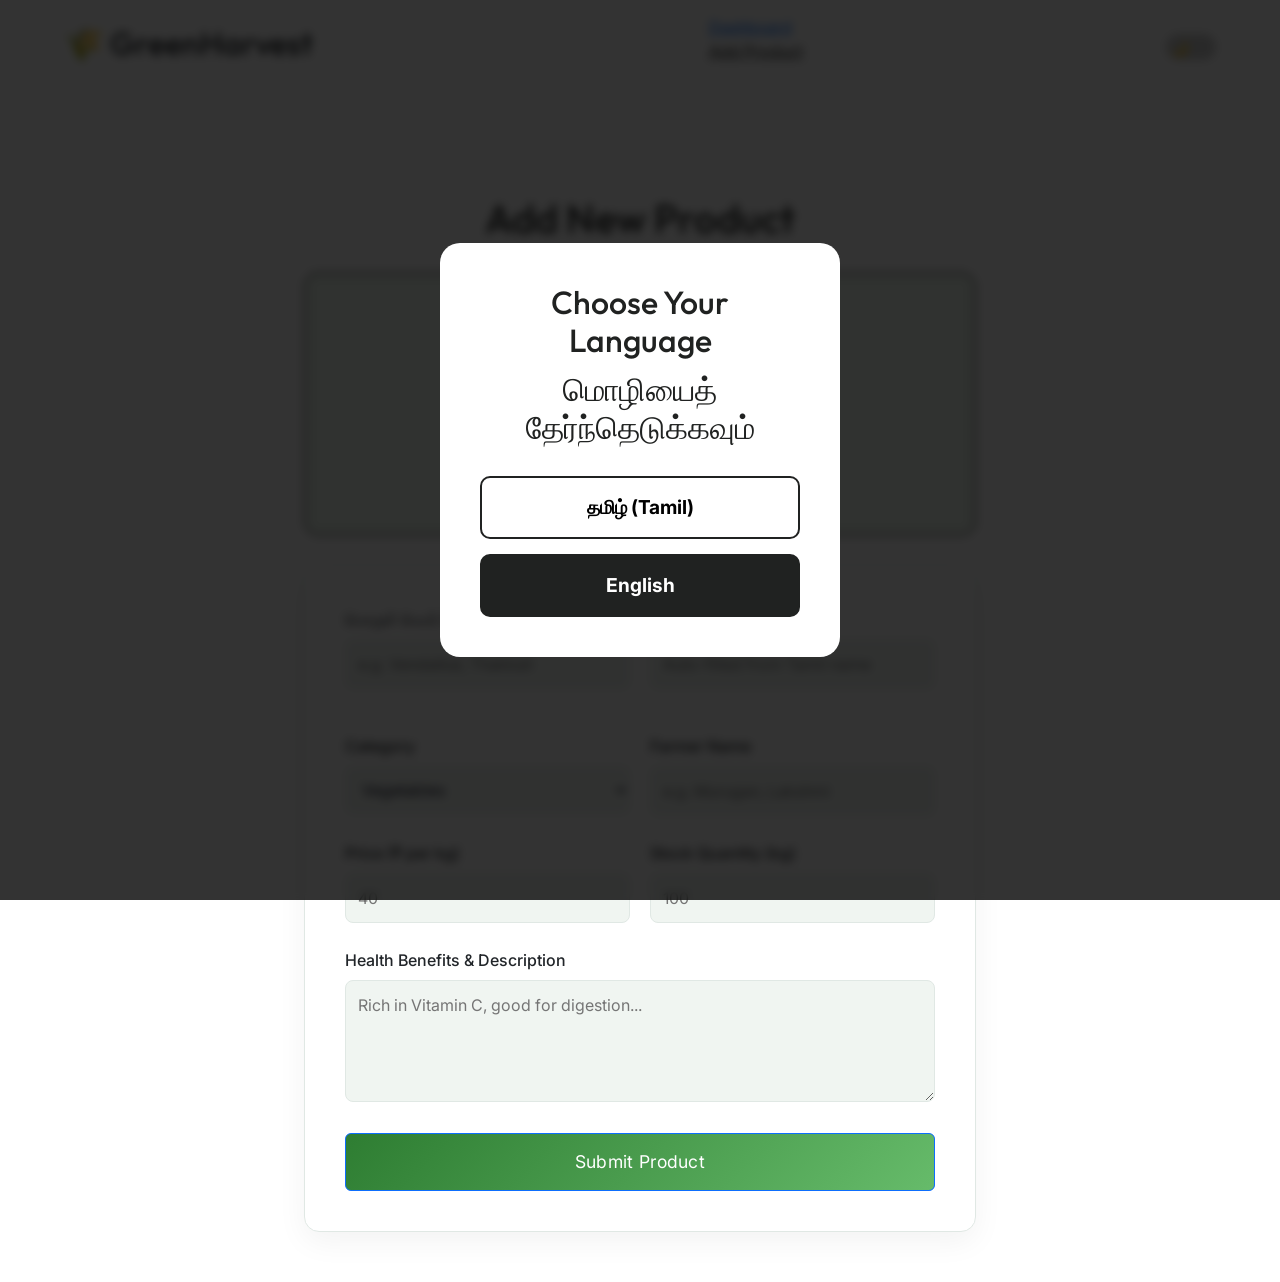
<file: vm/add-product.html>
<!DOCTYPE html>
<html lang="en">
<head>
  <meta charset="UTF-8">
  <meta name="viewport" content="width=device-width, initial-scale=1.0">
  <title>Add Product - GreenHarvest</title>
  <link rel="stylesheet" href="css/style.css">
  <link rel="stylesheet" href="css/animations.css">
  <link href="https://cdn.jsdelivr.net/npm/bootstrap@5.3.3/dist/css/bootstrap.min.css" rel="stylesheet">
  <style>
    .add-product-container { padding: 100px 5% 50px; max-width: 800px; margin: 0 auto; }
    .form-panel { background: var(--card-bg); padding: 40px; border-radius: 15px; border: 1px solid var(--border-color); box-shadow: 0 10px 30px rgba(0,0,0,0.05); }
    
    .form-group { margin-bottom: 25px; }
    .form-group label { display: block; margin-bottom: 8px; font-weight: 500; }
    .form-group input, .form-group select, .form-group textarea { width: 100%; padding: 12px; border: 1px solid var(--border-color); border-radius: 8px; background: var(--bg-color); color: var(--text-color); outline: none; transition: border-color 0.3s; font-size: 1rem; }
    .form-group input:focus, .form-group select:focus, .form-group textarea:focus { border-color: var(--primary-color); }
    
    .voice-add-box { background: rgba(76, 175, 80, 0.1); border: 2px dashed var(--primary-color); padding: 30px; text-align: center; border-radius: 15px; margin-bottom: 30px; }
    .mic-btn-large { background: var(--primary-color); color: white; border: none; width: 60px; height: 60px; border-radius: 50%; font-size: 1.5rem; cursor: pointer; margin-bottom: 15px; transition: transform 0.3s; }
    .mic-btn-large:hover { transform: scale(1.1); }
    .mic-active { background: #e53935; animation: mic-pulse 1s infinite; box-shadow: 0 0 0 0 rgba(229,57,53,0.7); }
    @keyframes mic-pulse {
      0% { transform: scale(1); box-shadow: 0 0 0 0 rgba(229,57,53,0.7); }
      50% { transform: scale(1.08); box-shadow: 0 0 0 15px rgba(229,57,53,0); }
      100% { transform: scale(1); box-shadow: 0 0 0 0 rgba(229,57,53,0); }
    }

    .bilingual-preview {
      background: rgba(46,125,50,0.08);
      border: 1px solid rgba(46,125,50,0.2);
      border-radius: 10px;
      padding: 15px 20px;
      margin-top: 10px;
      display: none;
    }
    .bilingual-preview .lang-row {
      display: flex;
      align-items: center;
      gap: 10px;
      margin-bottom: 6px;
    }
    .bilingual-preview .lang-row:last-child { margin-bottom: 0; }
    .bilingual-preview .lang-badge {
      display: inline-block;
      padding: 2px 10px;
      border-radius: 20px;
      font-size: 0.75rem;
      font-weight: 700;
      text-transform: uppercase;
      letter-spacing: 0.5px;
    }
    .lang-badge.tamil { background: #fff3e0; color: #e65100; }
    .lang-badge.english { background: #e3f2fd; color: #1565c0; }
    .bilingual-preview .lang-name {
      font-weight: 600;
      font-size: 1.05rem;
    }
  </style>
</head>
<body>

  <!-- Navbar -->
  <nav class="navbar glass">
    <div class="nav-brand"><h2>🌾 GreenHarvest</h2></div>
    <ul class="nav-links">
      <li><a href="farmer-dashboard.html">Dashboard</a></li>
      <li><a href="add-product.html" style="color:var(--primary-color)">Add Product</a></li>
    </ul>
    <div class="nav-actions">
      <label class="switch"><input type="checkbox" id="theme-toggle"><span class="slider">🌙</span></label>
    </div>
  </nav>

  <div class="add-product-container animate-fade-in">
    <h1 style="margin-bottom: 30px; text-align: center; color: var(--primary-color)">Add New Product</h1>

    <div class="voice-add-box">
      <button class="mic-btn-large" id="voiceAddBtn" title="Use Voice Recognition">🎤</button>
      <h3 style="margin-bottom:10px">Voice Recognition</h3>
      <p style="color: var(--text-light); font-size: 0.9rem;">
        Click the microphone and say: <br>
        <i>"Add Vendaikai price 40 stock 50"</i><br>
        <small>or simply: <i>"Vendaikai 40 50"</i> — Tamil names auto-translate!</small>
      </p>
      <div id="voiceStatus" style="margin-top:15px; padding:10px; border-radius:8px; font-weight:500; display:none;"></div>
    </div>

    <div class="form-panel">
      <form id="productForm">
        <div style="display: grid; grid-template-columns: 1fr 1fr; gap: 20px;">
          <div class="form-group">
            <label>பொருள் பெயர் (Tamil Name)</label>
            <input type="text" id="prodNameTamil" required placeholder="e.g. Vendaikai, Thakkali">
          </div>
          <div class="form-group">
            <label>Product Name (English)</label>
            <input type="text" id="prodNameEnglish" placeholder="Auto-filled from Tamil name">
          </div>
        </div>

        <!-- Bilingual Preview -->
        <div class="bilingual-preview" id="bilingualPreview">
          <div class="lang-row">
            <span class="lang-badge tamil">தமிழ்</span>
            <span class="lang-name" id="previewTamil"></span>
          </div>
          <div class="lang-row">
            <span class="lang-badge english">ENG</span>
            <span class="lang-name" id="previewEnglish"></span>
          </div>
        </div>

        <div style="display: grid; grid-template-columns: 1fr 1fr; gap: 20px; margin-top: 20px;">
          <div class="form-group">
            <label>Category</label>
            <select id="prodCategory" required>
              <option value="vegetables">Vegetables</option>
              <option value="fruits">Fruits</option>
              <option value="leafygreens">Leafy Greens</option>
            </select>
          </div>
          <div class="form-group">
            <label>Farmer Name</label>
            <input type="text" id="prodFarmer" placeholder="e.g. Murugan, Lakshmi">
          </div>
        </div>

        <div style="display: grid; grid-template-columns: 1fr 1fr; gap: 20px;">
          <div class="form-group">
            <label>Price (₹ per kg)</label>
            <input type="number" id="prodPrice" required placeholder="40">
          </div>
          <div class="form-group">
            <label>Stock Quantity (kg)</label>
            <input type="number" id="prodStock" required placeholder="100">
          </div>
        </div>

        <div class="form-group">
          <label>Health Benefits & Description</label>
          <textarea id="prodDesc" rows="4" placeholder="Rich in Vitamin C, good for digestion..."></textarea>
        </div>

        <button type="submit" class="btn btn-primary" style="width: 100%; padding: 15px; font-size: 1.1rem;">Submit Product</button>
      </form>
    </div>
  </div>

  <script src="js/darkmode.js"></script>
  <script src="js/script.js"></script>
  <script src="js/tamil-dictionary.js?v=2"></script>
  <script>
    document.addEventListener('DOMContentLoaded', () => {
      const voiceBtn = document.getElementById('voiceAddBtn');
      const prodNameTamil = document.getElementById('prodNameTamil');
      const prodNameEnglish = document.getElementById('prodNameEnglish');
      const prodPrice = document.getElementById('prodPrice');
      const prodStock = document.getElementById('prodStock');
      const voiceStatus = document.getElementById('voiceStatus');
      const bilingualPreview = document.getElementById('bilingualPreview');
      const previewTamil = document.getElementById('previewTamil');
      const previewEnglish = document.getElementById('previewEnglish');

      // ── Auto-translate on Tamil name input (only if English is empty) ──
      prodNameTamil.addEventListener('input', () => {
        const val = prodNameTamil.value.trim();
        if (val.length > 1) {
          const bilingual = getBilingualName(val);
          if (!prodNameEnglish.value.trim() || prodNameEnglish.dataset.autoFilled === "true") {
            prodNameEnglish.value = bilingual.english;
            prodNameEnglish.dataset.autoFilled = "true";
          }
          previewTamil.textContent = bilingual.tamil;
          previewEnglish.textContent = prodNameEnglish.value || bilingual.english;
          bilingualPreview.style.display = 'block';
        } else {
          bilingualPreview.style.display = 'none';
          if (prodNameEnglish.dataset.autoFilled === "true") {
            prodNameEnglish.value = '';
          }
        }
      });

      // Clear the autoFilled flag if user manually types in English field
      prodNameEnglish.addEventListener('input', () => {
        prodNameEnglish.dataset.autoFilled = "false";
        const val = prodNameEnglish.value.trim();
        
        // Also translate if Tamil name is empty
        if (val.length > 1 && !prodNameTamil.value.trim()) {
          const bilingual = getBilingualName(val);
          prodNameTamil.value = bilingual.tamil;
          previewTamil.textContent = bilingual.tamil;
          previewEnglish.textContent = bilingual.english;
          bilingualPreview.style.display = 'block';
        } else if (val.length > 1 || prodNameTamil.value.trim().length > 1) {
          previewEnglish.textContent = val;
        }
      });

      // ── Helper: show status messages ──
      function showStatus(msg, color) {
        voiceStatus.style.display = 'block';
        voiceStatus.style.background = color === 'green'
          ? 'rgba(76,175,80,0.15)' : color === 'red'
          ? 'rgba(244,67,54,0.12)' : 'rgba(33,150,243,0.12)';
        voiceStatus.style.color = color === 'green'
          ? '#2e7d32' : color === 'red'
          ? '#c62828' : '#1565c0';
        voiceStatus.textContent = msg;
      }

      // ── Detect Speech API ──
      const SpeechAPI = window.SpeechRecognition || window.webkitSpeechRecognition;

      if (!SpeechAPI) {
        voiceBtn.style.display = 'none';
        showStatus('⚠️ Your browser does not support Speech Recognition. Please use Chrome or Edge.', 'red');
      } else {
        const recognition = new SpeechAPI();
        recognition.lang = 'en-IN'; // Indian English handles Tanglish words much better
        recognition.continuous = false;
        recognition.interimResults = true;
        recognition.maxAlternatives = 1;

        let isListening = false;

        voiceBtn.addEventListener('click', (e) => {
          e.preventDefault();
          if (isListening) {
            recognition.stop();
            return;
          }
          try {
            recognition.start();
            isListening = true;
            voiceBtn.classList.add('mic-active');
            showStatus('🎙️ Listening… speak now', 'blue');
          } catch (err) {
            showStatus('⚠️ Could not start microphone: ' + err.message, 'red');
          }
        });

        recognition.onresult = (event) => {
          let interimTranscript = '';
          let finalTranscript = '';

          for (let i = event.resultIndex; i < event.results.length; i++) {
            const t = event.results[i][0].transcript;
            if (event.results[i].isFinal) {
              finalTranscript += t;
            } else {
              interimTranscript += t;
            }
          }

          if (interimTranscript) {
            showStatus('🎙️ Hearing: "' + interimTranscript + '"', 'blue');
          }

          if (finalTranscript) {
            const raw = finalTranscript;
            const text = raw.toLowerCase().trim();
            console.log('Voice final transcript:', raw);

            let name = '';
            let price = '';
            let stock = '';

            // Strategy 1: "add <name> price <num> stock <num>"
            let m;
            m = text.match(/(?:add\s+)?(.*?)\s*(?:price|rate|cost)\s*[:\-]?\s*(\d+)\s*(?:rupees?|rs\.?|₹)?\s*(?:stock|quantity|qty|kg)?\s*[:\-]?\s*(\d+)/i);
            if (m) { name = m[1]; price = m[2]; stock = m[3]; }

            if (!name) {
              m = text.match(/(?:add\s+)?(.*?)\s+(\d+)\s*(?:rupees?|rs\.?|₹)?\s*,?\s*(\d+)\s*(?:kg|stock|quantity)?/i);
              if (m) { name = m[1]; price = m[2]; stock = m[3]; }
            }

            if (!name) {
              m = text.match(/(?:add\s+)?(.*?)\s*(?:price|rate|cost)\s*[:\-]?\s*(\d+)/i);
              if (m) { name = m[1]; price = m[2]; }
            }

            if (!name) {
              m = text.match(/(?:add\s+)?([a-z ]+?)\s+(\d+)\s+(\d+)/i);
              if (m) { name = m[1]; price = m[2]; stock = m[3]; }
            }

            if (!name) {
              m = text.match(/(?:add\s+)?([a-z ]+?)\s+(\d+)/i);
              if (m) { name = m[1]; price = m[2]; }
            }

            if (!name) {
              m = text.match(/(?:add\s+)?([a-z ]+)/i);
              if (m) { name = m[1]; }
            }

            name = name.replace(/\b(price|rate|cost|stock|quantity|qty|rupees?|rs|kg|add)\b/gi, '').trim();

            let filled = [];
            if (name) {
              const bilingual = getBilingualName(name);
              prodNameTamil.value = bilingual.tamil;
              prodNameEnglish.value = bilingual.english;
              previewTamil.textContent = bilingual.tamil;
              previewEnglish.textContent = bilingual.english;
              bilingualPreview.style.display = 'block';
              filled.push('Tamil: ' + bilingual.tamil + ' / English: ' + bilingual.english);
            }
            if (price) {
              prodPrice.value = price;
              filled.push('Price: ₹' + price);
            }
            if (stock) {
              prodStock.value = stock;
              filled.push('Stock: ' + stock + ' kg');
            }

            if (filled.length > 0) {
              showStatus('✅ Filled — ' + filled.join(', '), 'green');
            } else {
              showStatus('⚠️ Could not parse: "' + raw + '". Try: "Vendaikai price 40 stock 50"', 'red');
            }
          }
        };

        recognition.onerror = (event) => {
          isListening = false;
          voiceBtn.classList.remove('mic-active');
          switch (event.error) {
            case 'not-allowed':
            case 'service-not-allowed':
              if (location.protocol === 'file:') {
                showStatus('🚫 Microphone blocked — file:// URLs cannot use the mic. Use VS Code Live Server extension.', 'red');
              } else {
                showStatus('🚫 Microphone permission denied. Allow mic access in your browser.', 'red');
              }
              break;
            case 'no-speech':
              showStatus('🔇 No speech detected. Click the mic and speak clearly.', 'red');
              break;
            case 'network':
              showStatus('🌐 Network error — check your internet connection.', 'red');
              break;
            default:
              showStatus('⚠️ Voice error: ' + event.error, 'red');
          }
        };

        recognition.onend = () => {
          isListening = false;
          voiceBtn.classList.remove('mic-active');
        };
      }

      // ── Form submit handler — saves to localStorage with bilingual names & images ──
      document.getElementById('productForm').addEventListener('submit', async (e) => {
        e.preventDefault();

        const inputTamil = prodNameTamil.value.trim();
        const bilingual = getBilingualName(inputTamil);
        // If the user typed phonetically ("perichaipalam"), upgrade it to real Tamil script if matched
        const finalTamil = (inputTamil.toLowerCase() === inputTamil && bilingual.tamil !== inputTamil) 
                           ? bilingual.tamil 
                           : inputTamil.charAt(0).toUpperCase() + inputTamil.slice(1);
        
        const finalEnglish = prodNameEnglish.value.trim() || bilingual.english;

        let products = JSON.parse(localStorage.getItem('farmer_products')) || [];

        // Duplicate check
        const isDuplicate = products.some(p => p.nameEnglish.toLowerCase() === finalEnglish.toLowerCase() || p.nameTamil === finalTamil);
        if (isDuplicate) {
          alert('⚠️ This product (' + finalEnglish + ' / ' + finalTamil + ') already exists in the inventory! View it in the dashboard.');
          window.location.href = 'farmer-dashboard.html';
          return; // Stop execution
        }

        let imageUrl = '';
        
        // Fetch image from Wikipedia (simulate online download)
        try {
          const wikiSearch = finalEnglish.split(' (')[0].trim(); // e.g. "Ladies Finger (Okra)" -> "Ladies Finger"
          const res = await fetch(`https://en.wikipedia.org/w/api.php?action=query&titles=${encodeURIComponent(wikiSearch)}&prop=pageimages&format=json&pithumbsize=400&origin=*`);
          const data = await res.json();
          const pages = data.query.pages;
          const pageId = Object.keys(pages)[0];
          
          if (pageId !== "-1" && pages[pageId].thumbnail) {
            const foundImage = pages[pageId].thumbnail.source;
            const useImage = confirm(`We found an online image for ${finalEnglish}. Do you want to download and use this image?\n\n(Click OK to use, Cancel to skip)`);
            if (useImage) {
              imageUrl = foundImage;
            }
          } else {
            // Fallback generic search if exact match fails
            const fallbackSearch = document.getElementById('prodCategory').value;
            const fbRes = await fetch(`https://en.wikipedia.org/w/api.php?action=query&titles=${encodeURIComponent(fallbackSearch)}&prop=pageimages&format=json&pithumbsize=400&origin=*`);
            const fbData = await fbRes.json();
            const fbPages = fbData.query.pages;
            const fbPageId = Object.keys(fbPages)[0];
            if (fbPageId !== "-1" && fbPages[fbPageId].thumbnail) {
              const useFallback = confirm(`Could not find specific image for ${finalEnglish}. Use generic ${fallbackSearch} image instead?`);
              if (useFallback) imageUrl = fbPages[fbPageId].thumbnail.source;
            }
          }
        } catch (err) {
          console.error("Image fetch failed", err);
        }

        const newProd = {
          id: 'farmer_' + Date.now(),
          nameTamil: finalTamil,
          nameEnglish: finalEnglish,
          name: finalEnglish,  // backward compat
          category: document.getElementById('prodCategory').value,
          farmer: document.getElementById('prodFarmer').value || 'Local Farmer',
          price: document.getElementById('prodPrice').value,
          stock: document.getElementById('prodStock').value,
          description: document.getElementById('prodDesc').value,
          imageUrl: imageUrl, // Stored image
          addedAt: new Date().toISOString()
        };

       products.push(newProd);
localStorage.setItem('farmer_products', JSON.stringify(products));

window.location.replace('farmer-dashboard.html');
      });
    });
  </script>
  <script>
// ==========================
// LOAD USER PROFILE
// ==========================
function loadUser() {
  const user = JSON.parse(localStorage.getItem("user"));

  if (!user) return;

  const nameEls = document.querySelectorAll("#farmerName");
  const emailEl = document.getElementById("farmerEmail");
  const phoneEl = document.getElementById("farmerPhone");

  nameEls.forEach(el => {
    el.textContent = "👨‍🌾 " + (user.name || "");
  });

  if (emailEl) emailEl.textContent = user.email || "";
  if (phoneEl) phoneEl.textContent = user.phone || "";
}

// ==========================
// RENDER INVENTORY
// ==========================
function renderInventory() {
  const tbody = document.getElementById("inventoryBody");

  if (!tbody) {
    console.error("inventoryBody not found");
    return;
  }

  const products =
    JSON.parse(localStorage.getItem("farmer_products")) || [];

  console.log("Loaded Products:", products);

  // Update Total Products card
  const statValues = document.querySelectorAll(".stat-value");
  if (statValues.length > 0) {
    statValues[0].textContent = products.length;
  }

  // Empty state
  if (products.length === 0) {
    tbody.innerHTML = `
      <tr>
        <td colspan="7" style="text-align:center;padding:30px;">
          No products added yet.
          <br><br>
          <a href="add-product.html"
             style="color:#4caf50;font-weight:bold;">
             ➕ Add Product
          </a>
        </td>
      </tr>
    `;
    return;
  }

  // Render products
  tbody.innerHTML = "";

  products.forEach((p, index) => {
    const row = document.createElement("tr");

    row.innerHTML = `
      <td>
        <strong style="color:#e65100">
          ${p.nameTamil || "-"}
        </strong>
      </td>

      <td>
        <strong>
          ${p.nameEnglish || p.name || "-"}
        </strong>
      </td>

      <td>
        ${p.category || "-"}
      </td>

      <td>
        👨‍🌾 ${p.farmer || "Local Farmer"}
      </td>

      <td>
        ₹${p.price || 0}/kg
      </td>

      <td>
        ${p.stock || 0} kg
      </td>

      <td>
        <button
          onclick="deleteProduct(${index})"
          style="
            background:#ef5350;
            color:white;
            border:none;
            padding:8px 12px;
            border-radius:6px;
            cursor:pointer;
          ">
          🗑 Delete
        </button>
      </td>
    `;

    tbody.appendChild(row);
  });
}

// ==========================
// DELETE PRODUCT
// ==========================
function deleteProduct(index) {
  const confirmDelete = confirm(
    "Are you sure you want to delete this product?"
  );

  if (!confirmDelete) return;

  let products =
    JSON.parse(localStorage.getItem("farmer_products")) || [];

  products.splice(index, 1);

  localStorage.setItem(
    "farmer_products",
    JSON.stringify(products)
  );

  renderInventory();
}

// ==========================
// LOGOUT
// ==========================
function logout() {
  localStorage.removeItem("user");
  window.location.href = "index.html";
}

// ==========================
// PAGE LOAD
// ==========================
document.addEventListener("DOMContentLoaded", () => {
  loadUser();
  renderInventory();
});

// ==========================
// AUTO REFRESH
// ==========================
window.addEventListener("pageshow", () => {
  renderInventory();
});

window.addEventListener("storage", () => {
  renderInventory();
});
function getProductsByCategory(category) {
  const products = JSON.parse(localStorage.getItem("farmer_products")) || [];

  return products.filter(
    p => p.category &&
    p.category.toLowerCase() === category.toLowerCase()
  );
}
const newProd = {
  id: 'farmer_' + Date.now(),
  nameTamil: finalTamil,
  nameEnglish: finalEnglish,
  category: document.getElementById('prodCategory').value,
  farmer: document.getElementById('prodFarmer').value,
  price: document.getElementById('prodPrice').value,
  stock: document.getElementById('prodStock').value,
  description: document.getElementById('prodDesc').value,
  imageUrl: imageUrl
};
</script>
  <script src="js/translations.js"></script>
  <script src="js/i18n.js"></script>
</body>
</html>
</file>
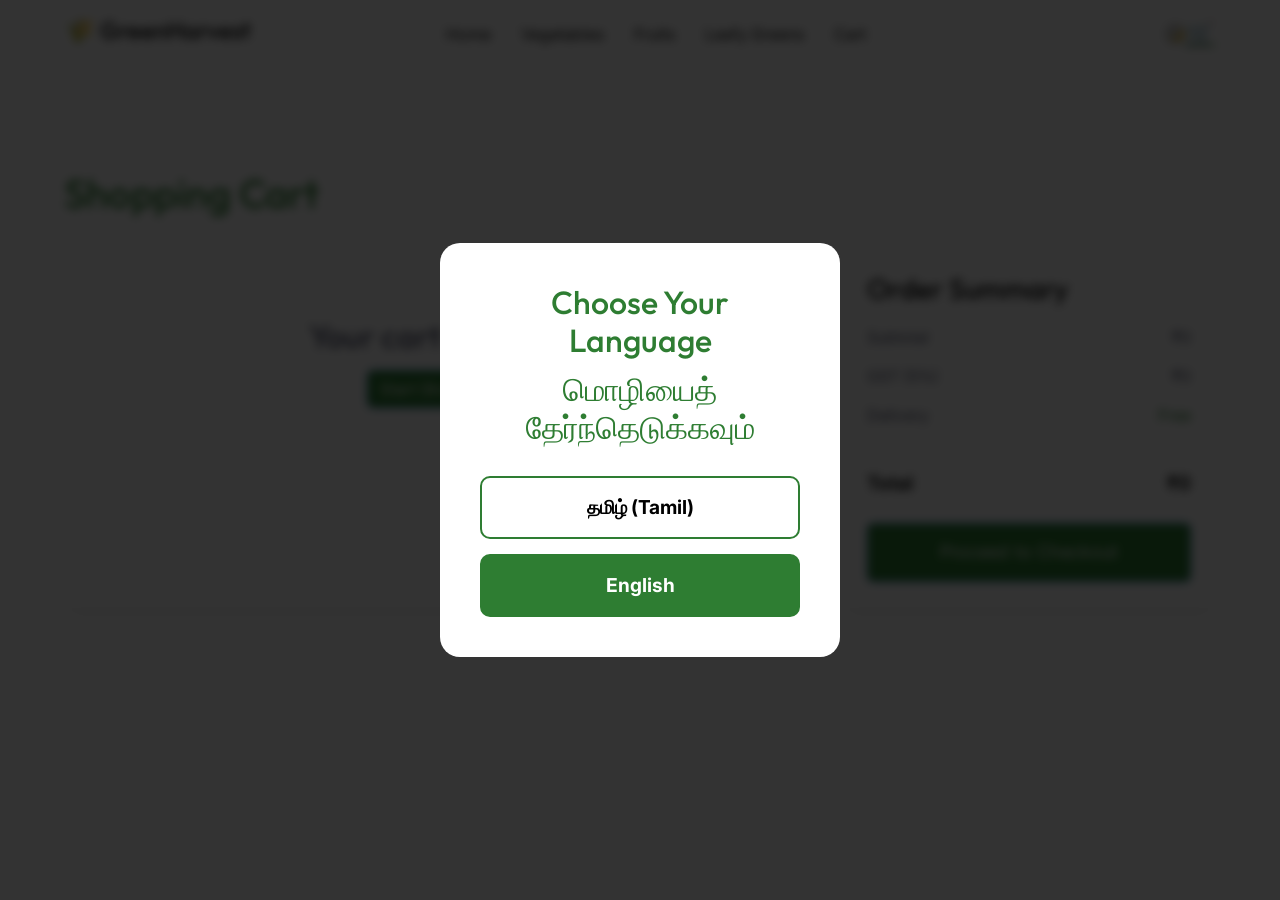
<file: vm/cart.html>
<!DOCTYPE html>
<html lang="en">
<head>
  <meta charset="UTF-8">
  <meta name="viewport" content="width=device-width, initial-scale=1.0">
  <title>Your Cart - GreenHarvest</title>
  <link rel="stylesheet" href="css/style.css">
  <link rel="stylesheet" href="css/animations.css">
  <link href="https://cdn.jsdelivr.net/npm/bootstrap@5.3.3/dist/css/bootstrap.min.css" rel="stylesheet">
  <style>
    .cart-container { padding: 100px 5% 50px; min-height: 80vh; }
    .cart-grid { display: grid; grid-template-columns: 2fr 1fr; gap: 30px; }
    
    .cart-items { background: var(--card-bg); border-radius: 15px; padding: 20px; box-shadow: 0 5px 15px rgba(0,0,0,0.05); }
    .cart-item { display: flex; align-items: center; justify-content: space-between; padding: 15px 0; border-bottom: 1px solid var(--border-color); }
    .cart-item:last-child { border-bottom: none; }
    
    .cart-item-info { display: flex; align-items: center; gap: 15px; }
    .cart-item-img { width: 80px; height: 80px; border-radius: 10px; object-fit: cover; background: #eee; }
    
    .qty-control { display: flex; align-items: center; border: 1px solid var(--border-color); border-radius: 8px; overflow: hidden; }
    .qty-control button { background: var(--bg-color); border: none; width: 30px; height: 35px; cursor: pointer; color: var(--text-color); }
    .qty-control input { width: 40px; height: 35px; text-align: center; border: none; background: transparent; color: var(--text-color); }
    
    .remove-btn { color: red; cursor: pointer; border: none; background: transparent; font-weight: bold; }
    
    .cart-summary { background: var(--card-bg); border-radius: 15px; padding: 25px; box-shadow: 0 5px 15px rgba(0,0,0,0.05); height: fit-content; position: sticky; top: 100px; }
    .summary-row { display: flex; justify-content: space-between; margin-bottom: 15px; color: var(--text-light); }
    .summary-total { display: flex; justify-content: space-between; margin-top: 20px; padding-top: 20px; border-top: 2px dashed var(--border-color); font-size: 1.2rem; font-weight: bold; color: var(--text-color); }
    
    .empty-cart { text-align: center; padding: 50px; color: var(--text-light); }
    
    @media (max-width: 768px) {
      .cart-grid { grid-template-columns: 1fr; }
      .cart-item { flex-direction: column; align-items: flex-start; gap: 15px; }
      .cart-item-actions { width: 100%; display: flex; justify-content: space-between; align-items: center; }
    }
    .toast {
  position: fixed;
  bottom: 20px;
  right: 20px;
  background: var(--primary-color);
  color: white;
  padding: 15px 20px;
  border-radius: 10px;
  opacity: 0;
  transition: 0.3s;
}
.toast.show {
  opacity: 1;
}.navbar{
  display:flex;
  justify-content:space-between;
  align-items:center;
  padding:15px 5%;
  flex-wrap:wrap;
}

/* RIGHT SIDE (Login + ☰ + 🌙) */
.nav-right{
  display:flex;
  align-items:center;
  gap:10px;
}

/* MENU DESKTOP */
.nav-links{
  display:flex;
  gap:25px;
  list-style:none;
}

/* HAMBURGER */
.menu-toggle{
  display:none;
  font-size:28px;
  cursor:pointer;
}

/* 📱 MOBILE */
@media(max-width:768px){

  .menu-toggle{
    display:block;
  }

  /* TOP BAR ALIGNMENT */
  .navbar{
    justify-content:space-between;
  }

  /* HIDDEN MENU */
  .nav-links{
    display:none;
    flex-direction:column;
    position:absolute;
    top:70px;
    left:0;
    right:0;
    background:white;
    padding:15px;
    text-align:center;
    box-shadow:0 5px 15px rgba(0,0,0,0.1);
  }

  .nav-links.active{
    display:flex;
  }
}

/* 📱 320px–480px */
@media(max-width:480px){
  .nav-brand h2{
    font-size:18px;
  }

  .btn{
    padding:6px 10px;
    font-size:12px;
  }
}

/* 📱 481px–768px */
@media(min-width:481px) and (max-width:768px){
  .nav-brand h2{
    font-size:20px;
  }
}

/* 💻 769px–992px */
@media(min-width:769px) and (max-width:992px){
  .nav-brand h2{
    font-size:22px;
  }
}

/* 🖥️ 993px+ */
@media(min-width:993px){
  .nav-brand h2{
    font-size:24px;
  }
}
/* ===== THEME VARIABLES ===== */
:root {
  --bg-color: #ffffff;
  --text-color: #0c0c0c;
  --nav-bg: rgba(255, 255, 255, 0.8);
  --primary-color: #2e7d32;
}

/* DARK MODE */
body.dark {
  --bg-color: #121212;
  --text-color: #0dc016;
  --nav-bg: rgba(20, 20, 20, 0.9);
  --primary-color: #66bb6a;
}

/* APPLY VARIABLES */
body {
  background: var(--bg-color);
  color: var(--text-color);
  transition: 0.3s ease;
}

/* NAVBAR */
.navbar.glass {
  background: var(--nav-bg);
  backdrop-filter: blur(10px);
  transition: 0.3s ease;
}

.nav-links a {
  color: var(--text-color);
  transition: 0.3s;
}

.nav-links a:hover {
  color: var(--primary-color);
}

/* BUTTON */
.btn-primary {
  background: var(--primary-color);
  color: white;
}.switch {
  display: flex;
  align-items: center;
  cursor: pointer;
}

.switch input {
  display: none;
}

.slider {
  width: 45px;
  height: 22px;
  background: #cccccc;
  border-radius: 50px;
  position: relative;
  display: flex;
  align-items: center;
  justify-content: center;
  font-size: 12px;
}

.switch input:checked + .slider {
  background: var(--primary-color);
}
.navbar {
    display: flex;
    align-items: center;
        text-decoration: none;
    color: inherit;
}

.logo {
    margin-right: auto;
}

.nav-links {
    display: flex;
    gap: 30px;
    margin: 0 auto;
        text-decoration: none;
    color: inherit;
}

.nav-right {
    margin-left: auto;
}.nav-links{
    position: absolute;
    left: 50%;
    transform: translateX(-50%);
    
    display: flex;
    gap: 30px;
    list-style: none;
}
.modal {
  display: none;
  position: fixed;
  top: 0;
  left: 0;
  width: 100%;
  height: 100%;
  background: rgba(0,0,0,0.6);
  justify-content: center;
  align-items: center;
  z-index: 9999;
}

.modal-box {
  background: white;
  padding: 25px;
  border-radius: 15px;
  width: 90%;
  max-width: 400px;
  display: flex;
  flex-direction: column;
  gap: 12px;
  animation: pop 0.3s ease;
}

.modal-box input,
.modal-box textarea {
  padding: 10px;
  border: 1px solid #ccc;
  border-radius: 8px;
  outline: none;
}

.modal-box button {
  padding: 10px;
  border: none;
  border-radius: 8px;
  cursor: pointer;
  background: #2e7d32;
  color: white;
  font-weight: bold;
}

.modal-box .cancel {
  background: red;
}

@keyframes pop {
  from { transform: scale(0.8); opacity: 0; }
  to { transform: scale(1); opacity: 1; }
}
/* Desktop */
.nav-links{
    display:flex;
    gap:30px;
    list-style:none;
}

/* Hide hamburger on desktop */
.menu-toggle{
    display:none;
}

/* Mobile */
@media (max-width:768px){

    .menu-toggle{
        display:block;
        font-size:28px;
        cursor:pointer;
    }

    .nav-links{
        display:none;
        position:absolute;
        top:70px;
        left:0;
        width:100%;
        background:white;
        flex-direction:column;
        text-align:center;
        padding:15px 0;
        box-shadow:0 5px 15px rgba(0,0,0,.1);
        z-index:999;
    }

    .nav-links.active{
        display:flex;
    }
}@media (max-width:768px){

    .menu-toggle{
        display:block;
    }

    .nav-links{
        display:none;
        position:absolute;
        top:70px;
        left:0;
        transform:none;
        width:100%;
        flex-direction:column;
        background:white;
        text-align:center;
        padding:15px 0;
    }

    .nav-links.active{
        display:flex;
    }
}.nav-links li a{
    text-decoration: none !important;
    border-bottom: none !important;
    box-shadow: none !important;
}
.nav-icons{
    display:flex;
    align-items:center;
    gap:25px;
}

.theme-toggle{
    width:55px;
    height:30px;
    border-radius:50px;
    background:#cfcfcf;
    display:flex;
    align-items:center;
    justify-content:center;
}

.theme-toggle i{
    font-size:30px; /* Moon size */
    color:#f5b301;
}

.cart-icon{
    font-size:24px; /* Cart size */
    color:#2e7d32;
}
  </style>
</head>
<body>

  <!-- Navbar -->
<nav class="navbar glass">
  
  <div class="nav-brand">
    <h2>🌾 GreenHarvest</h2>
  </div>

  <!-- ☰ MENU BUTTON -->
  <div class="menu-toggle" id="menuToggle">☰</div>

  <!-- NAV LINKS -->
 <ul class="nav-links" id="navLinks">
    <li><a href="index.html">Home</a></li>
    <li><a href="vegetables.html">Vegetables</a></li>
    <li><a href="fruits.html">Fruits</a></li>
    <li><a href="leafygreens.html" >Leafy Greens</a></li>
    <li><a href="cart.html">Cart</a></li>
  </ul>

  <div class="nav-actions">
    <label class="switch">
      <input type="checkbox" id="theme-toggle">
      <span class="slider">🌙</span>
       <a href="cart.html" class="cart-icon">🛒</a>
    </label>

  </div>

</nav>

  <div class="cart-container animate-fade-in">
    <h1 style="color: var(--primary-color); margin-bottom: 30px;">Shopping Cart</h1>
    
    <div class="cart-grid">
      <div class="cart-items" id="cartItemsContainer">
        <!-- JS will populate this -->
      </div>
      
      <div class="cart-summary">
        <h3>Order Summary</h3>
        <div style="margin-top:20px;">
          <div class="summary-row">
            <span>Subtotal</span>
            <span id="subtotal">₹0</span>
          </div>
          <div class="summary-row">
            <span>GST (5%)</span>
            <span id="tax">₹0</span>
          </div>
          <div class="summary-row">
            <span>Delivery</span>
            <span style="color:var(--primary-color)">Free</span>
          </div>
          <div class="summary-total">
            <span>Total</span>
            <span id="total">₹0</span>
          </div>
          <button class="btn btn-primary" style="width: 100%; margin-top: 25px; padding: 15px; font-size: 1.1rem;" onclick="checkout()">Proceed to Checkout</button>
          
       <div id="trackingBox" style="display:none;" class="cart-summary">
        </div>
      </div>
    </div>
  </div>
<div id="trackingBox" style="display:none; margin-top:30px;" class="cart-summary">
  <h3>📦 Order Tracking</h3>

  <p>Order ID: <span id="orderId"></span></p>

  <div class="steps" style="margin-top:15px; line-height:2;">
    <div id="step1">🟡 Order Placed</div>
    <div id="step2">⚪ Packed</div>
    <div id="step3">⚪ Shipped</div>
    <div id="step4">⚪ Delivered</div>
  </div>
</div>
<div id="addressModal" class="modal">
  <div class="modal-box">
    <h2>📍 Delivery Address</h2>

    <input type="text" id="name" placeholder="Full Name">
    <input type="text" id="phone" placeholder="Phone Number">
    <textarea id="address" placeholder="Full Address"></textarea>
<button onclick="confirmOrder()">Confirm Order</button>
<button class="cancel"
onclick="document.getElementById('addressModal').style.display='none'">
    Cancel
</button>
  </div>
</div>
  <script src="js/darkmode.js"></script>
  <script src="js/cart.js"></script>
  <script src="js/translations.js"></script>
  <script src="js/i18n.js"></script>
  <script>
    // Cart Page Logic
    document.addEventListener('DOMContentLoaded', () => {
      const renderCart = () => {
        const cart = JSON.parse(localStorage.getItem('greenharvest_cart')) || [];
        const container = document.getElementById('cartItemsContainer');
        
        if (cart.length === 0) {
          container.innerHTML = `
            <div class="empty-cart">
              <h2 style="margin-bottom:15px">Your cart is empty</h2>
              <a href="vegetables.html" class="btn btn-primary">Start Shopping</a>
            </div>
          `;
          document.getElementById('subtotal').innerText = '₹0';
          document.getElementById('tax').innerText = '₹0';
          document.getElementById('total').innerText = '₹0';
          return;
        }

        let html = '';
        let subtotal = 0;
        
        cart.forEach(item => {
          subtotal += item.price * item.qty;
          html += `
            <div class="cart-item animate-slide-left">
              <div class="cart-item-info">
                <div class="cart-item-img" style="display:flex; align-items:center; justify-content:center; font-size:2rem; background:var(--bg-color)">
                  ${item.name.includes('Tomato') ? '🍅' : (item.name.includes('Potato') ? '🥔' : '🧅')}
                </div>
                <div>
                  <h4 style="margin-bottom:5px">${item.name}</h4>
                  <p style="color:var(--primary-color); font-weight:bold">₹${item.price}/kg</p>
                </div>
              </div>
              <div class="cart-item-actions">
                <div class="qty-control">
                  <button onclick="updateItemQty('${item.id}', -1)">-</button>
                  <input type="number" value="${item.qty}" readonly>
                  <button onclick="updateItemQty('${item.id}', 1)">+</button>
                </div>
                <div style="font-weight:bold; margin: 0 20px;">₹${item.price * item.qty}</div>
                <button class="remove-btn" onclick="removeItem('${item.id}')">Remove</button>
              </div>
            </div>
          `;
        });
        
        container.innerHTML = html;
        
        const tax = subtotal * 0.05;
        const total = subtotal + tax;
        
        document.getElementById('subtotal').innerText = `₹${subtotal}`;
        document.getElementById('tax').innerText = `₹${tax.toFixed(2)}`;
        document.getElementById('total').innerText = `₹${total.toFixed(2)}`;
      };

      window.updateItemQty = (id, delta) => {
        let cart = JSON.parse(localStorage.getItem('greenharvest_cart')) || [];
        const item = cart.find(x => x.id === id);
        if (item) {
          item.qty += delta;
          if (item.qty < 1) item.qty = 1;
          localStorage.setItem('greenharvest_cart', JSON.stringify(cart));
          renderCart();
        }
      };

      window.removeItem = (id) => {
        let cart = JSON.parse(localStorage.getItem('greenharvest_cart')) || [];
        cart = cart.filter(x => x.id !== id);
        localStorage.setItem('greenharvest_cart', JSON.stringify(cart));
        renderCart();
      };

      renderCart();
    });
window.checkout = () => {
  const cart = JSON.parse(localStorage.getItem('greenharvest_cart')) || [];

  if (cart.length === 0) {
    showToast("🛒 Cart is empty!");
    return;
  }

  const address = prompt("📍 Enter your delivery address:");

  if (!address) {
    showToast("❌ Checkout cancelled");
    return;
  }

  showToast("⏳ Processing order...");

  setTimeout(() => {
    const orderId = "GH" + Date.now();

    localStorage.removeItem('greenharvest_cart');
    renderCart();

    // SHOW TRACKING BOX
    document.getElementById("trackingBox").style.display = "block";
    document.getElementById("orderId").innerText = orderId;

    // RESET STEPS
    document.getElementById("step1").innerText = "🟢 Order Placed";
    document.getElementById("step2").innerText = "⚪ Packed";
    document.getElementById("step3").innerText = "⚪ Shipped";
    document.getElementById("step4").innerText = "⚪ Delivered";

    startTracking();

  }, 1500);
};


function startTracking() {
  setTimeout(() => {
    document.getElementById("step2").innerText = "🟢 Packed";
  }, 2000);

  setTimeout(() => {
    document.getElementById("step3").innerText = "🟢 Shipped";
  }, 4000);

  setTimeout(() => {
    document.getElementById("step4").innerText = "🟢 Delivered";
    showToast("🎉 Order Delivered Successfully!");
  }, 6000);
}


function showToast(message) {
  const toast = document.createElement("div");
  toast.innerText = message;

  toast.style.position = "fixed";
  toast.style.bottom = "20px";
  toast.style.right = "20px";
  toast.style.background = "#2e7d32";
  toast.style.color = "white";
  toast.style.padding = "12px 18px";
  toast.style.borderRadius = "10px";
  toast.style.zIndex = "9999";

  document.body.appendChild(toast);

  setTimeout(() => {
    toast.remove();
  }, 2000);
}

function confirmOrder() {
  const name = document.getElementById("name").value;
  const phone = document.getElementById("phone").value;
  const address = document.getElementById("address").value;

  if (!name || !phone || !address) {
    showToast("❌ Please fill all fields");
    return;
  }

  showToast("⏳ Processing order...");

  setTimeout(() => {
    const orderId = "GH" + Date.now();

    localStorage.removeItem('greenharvest_cart');
    renderCart();

    document.getElementById("trackingBox").style.display = "block";
    document.getElementById("orderId").innerText = orderId;

    startTracking();

  function closeModal() {
  document.getElementById("addressModal").style.display = "none";
}
    showToast("✅ Order Placed Successfully!");
  }, 1500);
}

const menuToggle = document.getElementById("menuToggle");
const navLinks = document.getElementById("navLinks");

menuToggle.addEventListener("click", () => {
  navLinks.classList.toggle("active");
});

// close menu when clicking link (mobile UX)
document.querySelectorAll(".nav-links a").forEach(link => {
  link.addEventListener("click", () => {
    navLinks.classList.remove("active");
  });
});
const toggle = document.getElementById("theme-toggle");

// Load saved theme
if (localStorage.getItem("theme") === "dark") {
  document.body.classList.add("dark");
  toggle.checked = true;
}

// Toggle theme
toggle.addEventListener("change", () => {
  if (toggle.checked) {
    document.body.classList.add("dark");
    localStorage.setItem("theme", "dark");
  } else {
    document.body.classList.remove("dark");
    localStorage.setItem("theme", "light");
  }
});
window.checkout = () => {
  const cart = JSON.parse(localStorage.getItem('greenharvest_cart')) || [];

  if (cart.length === 0) {
    showToast("🛒 Cart is empty!");
    return;
  }

  // SHOW MODAL instead of prompt
  document.getElementById("addressModal").style.display = "flex";
};
  </script>
</body>
</html>
</file>
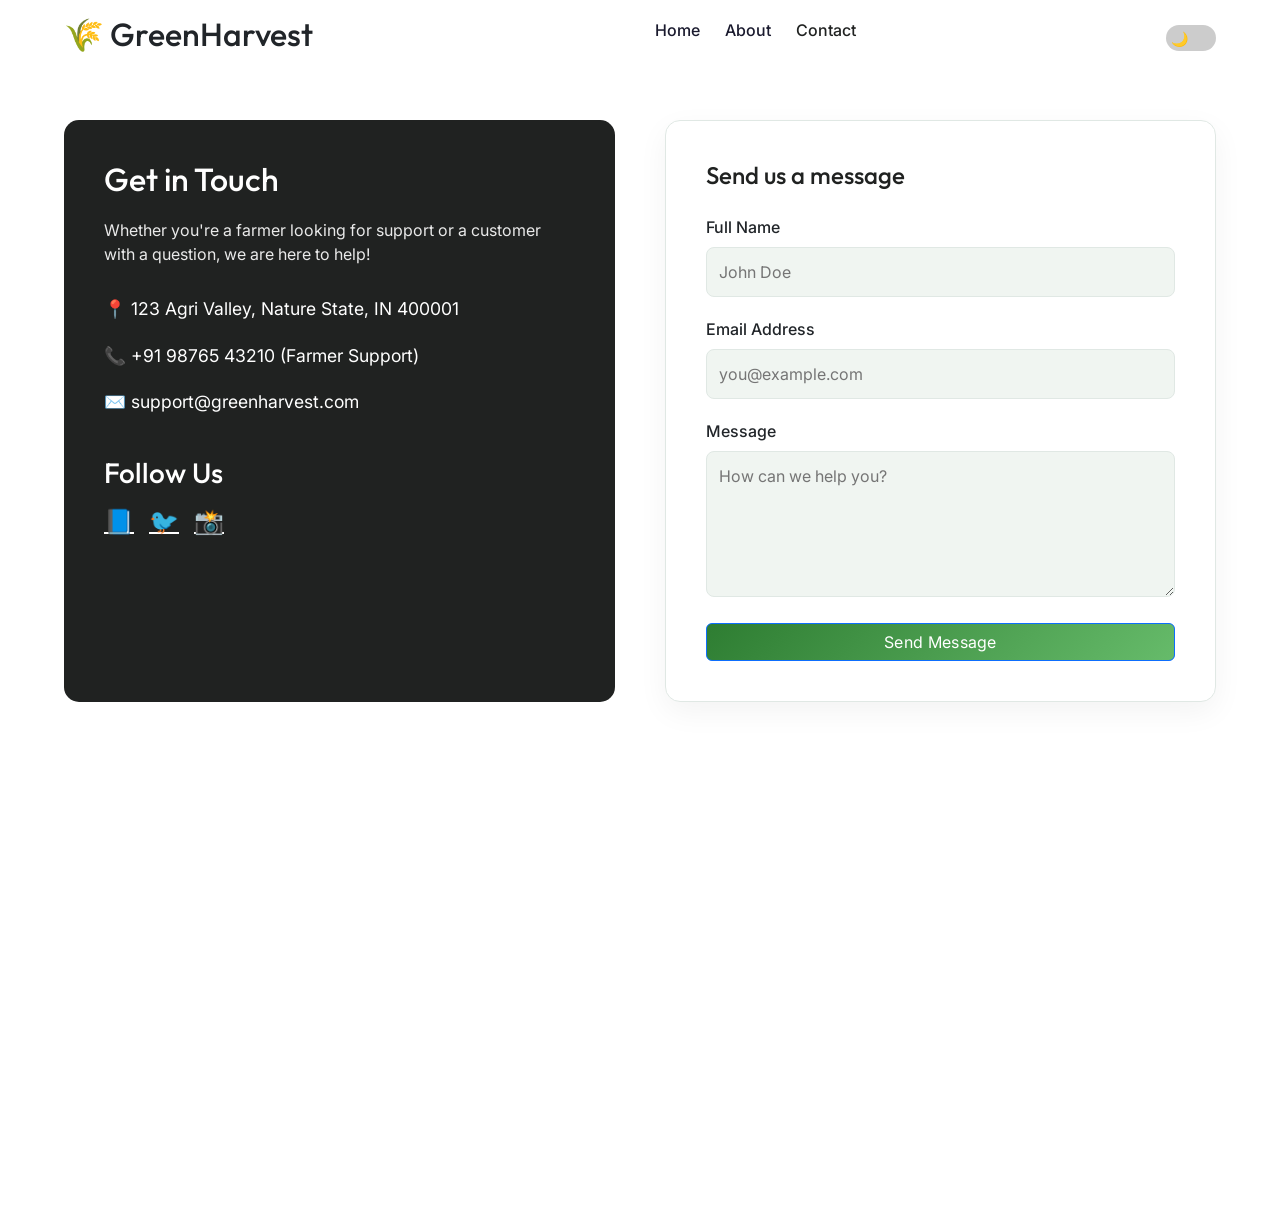
<file: vm/contact.html>
<!DOCTYPE html>
<html lang="en">
<head>
  <meta charset="UTF-8">
  <meta name="viewport" content="width=device-width, initial-scale=1.0">
  <title>Contact Us - GreenHarvest</title>
  <link rel="stylesheet" href="css/style.css">
  <link rel="stylesheet" href="css/animations.css">
  <link href="https://cdn.jsdelivr.net/npm/bootstrap@5.3.3/dist/css/bootstrap.min.css" rel="stylesheet">
  <style>
    .contact-container { padding: 120px 5% 50px; display: grid; grid-template-columns: 1fr 1fr; gap: 50px; }
    .contact-info { background: var(--primary-color); color: white; padding: 40px; border-radius: 15px; }
    .contact-info h2 { margin-bottom: 20px; font-size: 2rem; }
    .contact-info p { margin-bottom: 30px; opacity: 0.9; }
    
    .info-item { display: flex; align-items: center; gap: 15px; margin-bottom: 20px; font-size: 1.1rem; }
    
    .contact-form { background: var(--card-bg); padding: 40px; border-radius: 15px; border: 1px solid var(--border-color); box-shadow: 0 10px 30px rgba(0,0,0,0.05); }
    .form-group { margin-bottom: 20px; }
    .form-group label { display: block; margin-bottom: 8px; font-weight: 500; }
    .form-group input, .form-group textarea { width: 100%; padding: 12px; border: 1px solid var(--border-color); border-radius: 8px; background: var(--bg-color); color: var(--text-color); outline: none; }
    .form-group input:focus, .form-group textarea:focus { border-color: var(--primary-color); }
    
    .map-container { grid-column: 1 / -1; height: 400px; border-radius: 15px; overflow: hidden; margin-top: 20px; }
    
    @media (max-width: 768px) {
      .contact-container { grid-template-columns: 1fr; }
    }
    /* ================= NAVBAR ================= */
.navbar {
  display: flex;
  justify-content: space-between;
  align-items: center;
  padding: 15px 5%;
  position: fixed;
  top: 0;
  width: 100%;
  z-index: 1000;
}

.nav-links {
  display: flex;
  list-style: none;
  gap: 25px;
}

.nav-links li a {
  text-decoration: none;
  color: var(--text-color);
  font-weight: 500;
}

/* ☰ hidden on desktop */
.menu-toggle {
  display: none;
  font-size: 30px;
  cursor: pointer;
  color: var(--text-color);
}

/* ================= MOBILE / TABLET ================= */
@media (max-width: 768px) {

  .menu-toggle {
    display: block;
  }

  .nav-links {
    position: absolute;
    top: 70px;
    right: 5%;
    background: var(--card-bg);
    flex-direction: column;
    width: 200px;
    padding: 15px;
    border-radius: 12px;
    display: none;
    box-shadow: 0 10px 25px rgba(0,0,0,0.1);
  }

  .nav-links.active {
    display: flex;
  }
}
  </style>
</head>
<body>

 <nav class="navbar glass">
  <div class="nav-brand">
    <h2>🌾 GreenHarvest</h2>
  </div>

  <!-- ☰ MOBILE BUTTON -->
  <div class="menu-toggle" id="menuToggle">☰</div>

  <!-- NAV LINKS -->
  <ul class="nav-links" id="navLinks">
    <li><a href="index.html">Home</a></li>
    <li><a href="about.html">About</a></li>
    <li><a href="contact.html" style="color:var(--primary-color)">Contact</a></li>
  </ul>

  <div class="nav-actions">
    <label class="switch">
      <input type="checkbox" id="theme-toggle">
      <span class="slider">🌙</span>
    </label>
  </div>
</nav>

  <div class="contact-container animate-fade-in">
    <div class="contact-info">
      <h2>Get in Touch</h2>
      <p>Whether you're a farmer looking for support or a customer with a question, we are here to help!</p>
      
      <div class="info-item">📍 123 Agri Valley, Nature State, IN 400001</div>
      <div class="info-item">📞 +91 98765 43210 (Farmer Support)</div>
      <div class="info-item">✉️ support@greenharvest.com</div>
      
      <div style="margin-top: 40px;">
        <h3>Follow Us</h3>
        <div style="display:flex; gap:15px; margin-top:15px; font-size:1.5rem">
          <a href="#" style="color:white">📘</a>
          <a href="#" style="color:white">🐦</a>
          <a href="#" style="color:white">📸</a>
        </div>
      </div>
    </div>

    <div class="contact-form">
      <h3 style="margin-bottom: 25px; font-size:1.5rem; color:var(--primary-color)">Send us a message</h3>
      <form id="contactForm">
        <div class="form-group">
          <label>Full Name</label>
          <input type="text" id="contactName" required placeholder="John Doe">
        </div>
        <div class="form-group">
          <label>Email Address</label>
          <input type="email" id="contactEmail" required placeholder="you@example.com">
        </div>
        <div class="form-group">
          <label>Message</label>
          <textarea id="contactMessage" rows="5" required placeholder="How can we help you?"></textarea>
        </div>
        <button type="submit" class="btn btn-primary" style="width: 100%;">Send Message</button>
      </form>
    </div>
    
    <div class="map-container">
      <iframe src="https://www.google.com/maps/embed?pb=!1m18!1m12!1m3!1d12090.47271423851!2d-73.991753!3d40.751147!2m3!1f0!2f0!3f0!3m2!1i1024!2i768!4f13.1!3m3!1m2!1s0x0%3A0x0!2zNDDCsDQ1JzA0LjEiTiA3M8KwNTknMzAuMyJX!5e0!3m2!1sen!2sus!4v1614275141155!5m2!1sen!2sus" width="100%" height="100%" style="border:0;" allowfullscreen="" loading="lazy"></iframe>
    </div>
  </div>

  <script src="js/darkmode.js"></script>
  <script src="js/script.js"></script>
  <script>
    document.getElementById('contactForm').addEventListener('submit', (e) => {
      e.preventDefault();
      alert("Thank you! Your message has been sent successfully.");
      e.target.reset();
    });
    const menuToggle = document.getElementById("menuToggle");
  const navLinks = document.getElementById("navLinks");

  menuToggle.addEventListener("click", () => {
    navLinks.classList.toggle("active");
  });

  // optional: close menu when clicking link
  document.querySelectorAll(".nav-links a").forEach(link => {
    link.addEventListener("click", () => {
      navLinks.classList.remove("active");
    });
  });
  </script>
</body>
</html>
</file>
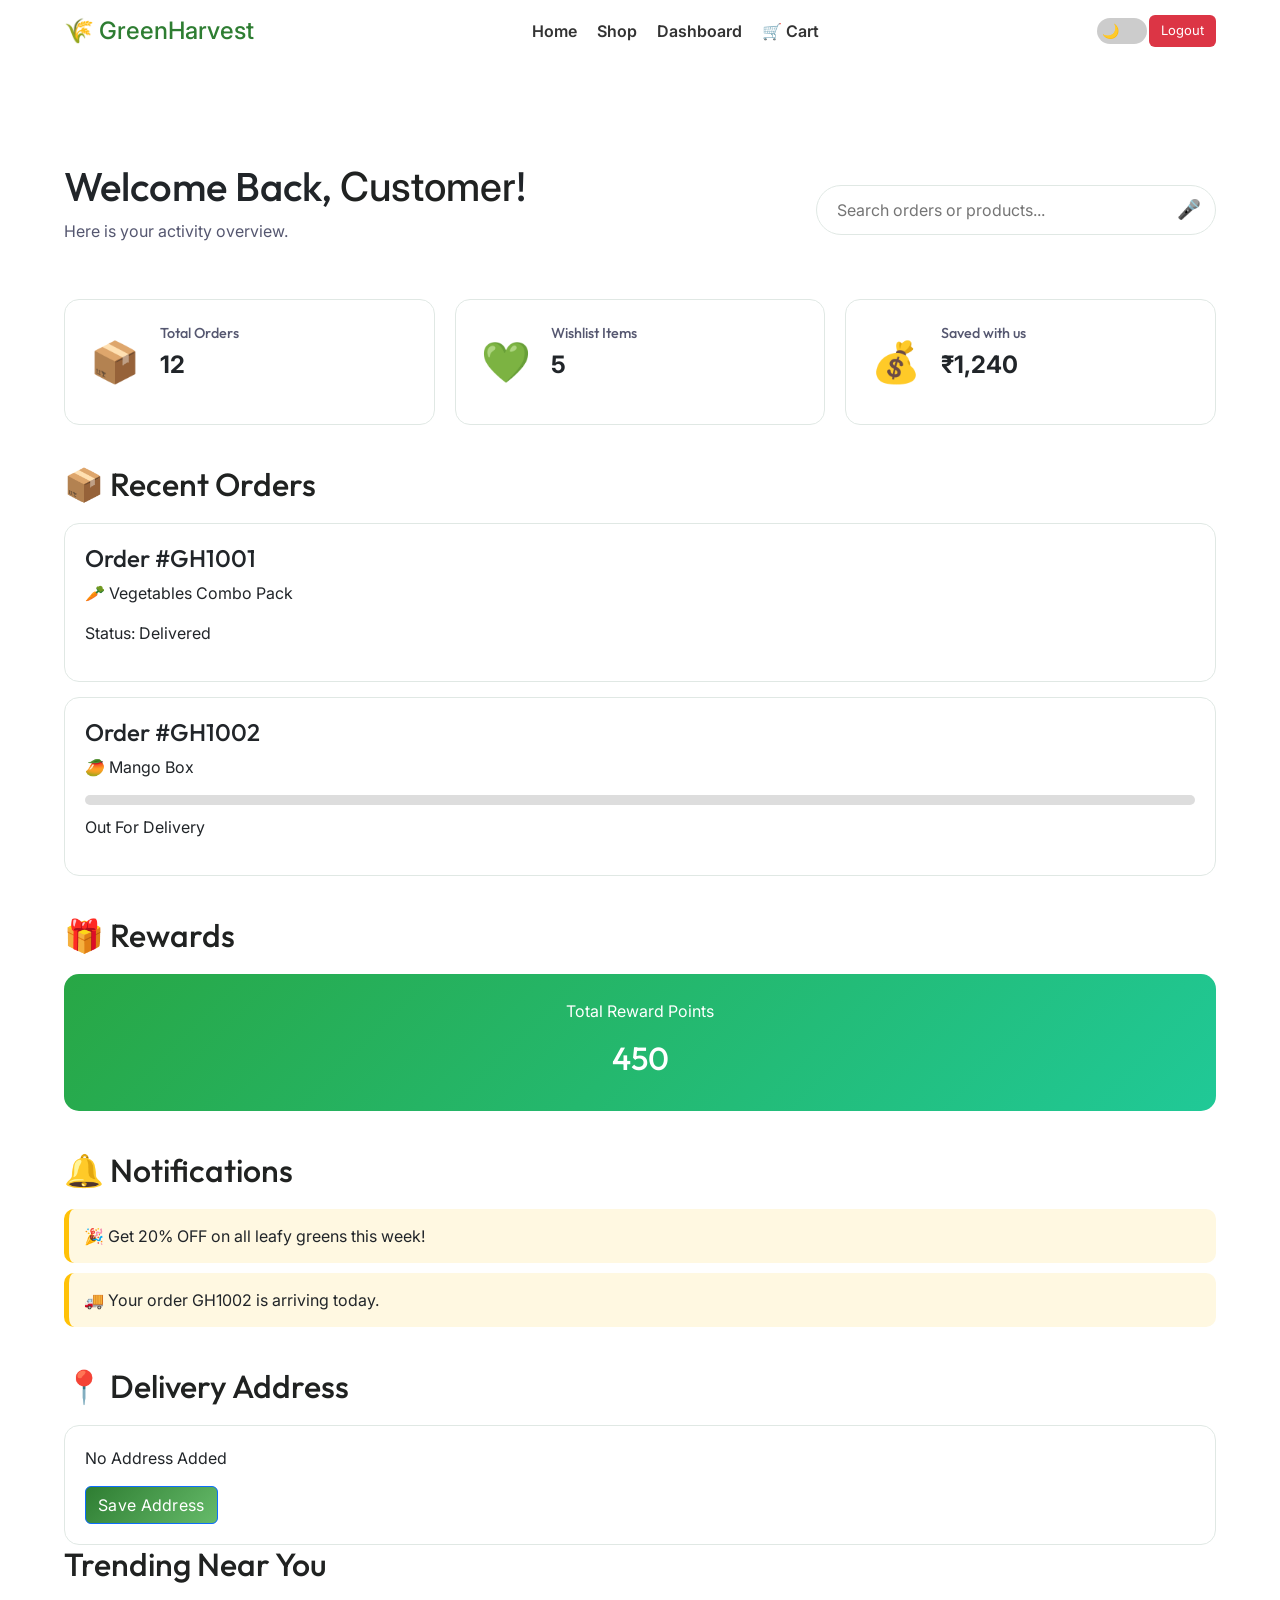
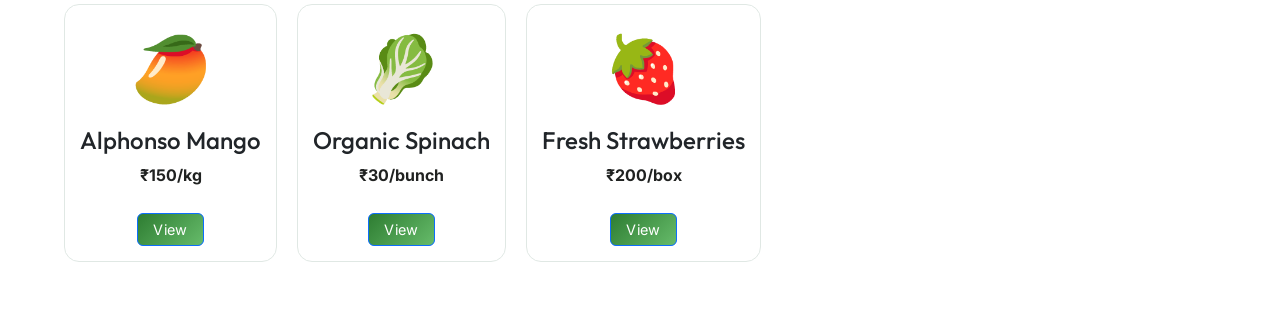
<file: vm/dashboard.html>
<!DOCTYPE html>
<html lang="en">
<head>
  <meta charset="UTF-8">
  <meta name="viewport" content="width=device-width, initial-scale=1.0">
  <title>Customer Dashboard - GreenHarvest</title>
  <link rel="stylesheet" href="css/style.css">
  <link rel="stylesheet" href="css/animations.css">
  <link href="https://cdn.jsdelivr.net/npm/bootstrap@5.3.3/dist/css/bootstrap.min.css" rel="stylesheet">
  <style>
    .dashboard-container { padding: 100px 5% 50px; }
    .dash-header { display: flex; justify-content: space-between; align-items: center; margin-bottom: 40px; }
    .dash-search { position: relative; width: 400px; }
    .dash-search input { width: 100%; padding: 12px 20px; border-radius: 30px; border: 1px solid var(--border-color); background: var(--card-bg); color: var(--text-color); outline: none; }
    .dash-search .mic-btn { position: absolute; right: 15px; top: 10px; background: none; border: none; cursor: pointer; font-size: 1.2rem; }
    
    .stats-grid { display: grid; grid-template-columns: repeat(3, 1fr); gap: 20px; margin-bottom: 40px; }
    .stat-card { background: var(--card-bg); padding: 25px; border-radius: 15px; border: 1px solid var(--border-color); display: flex; align-items: center; gap: 20px; }
    .stat-icon { font-size: 2.5rem; }
    .stat-info h4 { color: var(--text-light); font-size: 0.9rem; margin-bottom: 5px; }
    .stat-info p { font-size: 1.5rem; font-weight: bold; }
    
    .trending-section h2 { margin-bottom: 20px; color: var(--primary-color); }
    .trending-scroll { display: flex; gap: 20px; overflow-x: auto; padding-bottom: 20px; }
    .trend-card { min-width: 200px; background: var(--card-bg); border-radius: 15px; padding: 15px; border: 1px solid var(--border-color); text-align: center; }
    .trend-card img { width: 100%; height: 120px; object-fit: cover; border-radius: 10px; margin-bottom: 10px; }
    /* Dashboard Sections */
.dashboard-section{
    margin-top:40px;
}

.dashboard-section h2{
    color:var(--primary-color);
    margin-bottom:20px;
}

/* Orders */
.order-card{
    background:var(--card-bg);
    border:1px solid var(--border-color);
    border-radius:15px;
    padding:20px;
    margin-bottom:15px;
    transition:.3s;
}

.order-card:hover{
    transform:translateY(-5px);
}

/* Notification */
.notification-card{
    background:#fff8e1;
    border-left:5px solid #ffc107;
    padding:15px;
    border-radius:10px;
    margin-bottom:10px;
}

/* Reward Card */
.reward-card{
    background:linear-gradient(135deg,#28a745,#20c997);
    color:white;
    padding:25px;
    border-radius:15px;
    text-align:center;
}

.reward-card h3{
    font-size:2rem;
    margin-top:10px;
}

/* Address Card */
.address-card{
    background:var(--card-bg);
    border:1px solid var(--border-color);
    border-radius:15px;
    padding:20px;
}

/* Progress Bar */
.progress-container{
    width:100%;
    height:10px;
    background:#ddd;
    border-radius:20px;
    overflow:hidden;
    margin:10px 0;
}

.progress-bar{
    height:100%;
    width:0%;
    background:#28a745;
    transition:width 1s ease;
}

/* Wishlist */
.wishlist-grid{
    display:grid;
    grid-template-columns:repeat(auto-fit,minmax(220px,1fr));
    gap:20px;
}

.wishlist-card{
    background:var(--card-bg);
    border:1px solid var(--border-color);
    border-radius:15px;
    padding:15px;
    text-align:center;
}

.wishlist-card img{
    width:100%;
    height:150px;
    object-fit:cover;
    border-radius:10px;
}

/* Responsive */
@media(max-width:768px){
    .stats-grid{
        grid-template-columns:1fr;
    }

    .dash-header{
        flex-direction:column;
        gap:20px;
    }

    .dash-search{
        width:100%;
    }
}
/* ==========================
   DESKTOP (992px and above)
========================== */
@media screen and (min-width: 993px){

  .dashboard-container{
    padding:100px 5% 50px;
  }

  .stats-grid{
    grid-template-columns:repeat(3,1fr);
  }

  .dash-search{
    width:400px;
  }

  .trend-card{
    min-width:200px;
  }
}

/* ==========================
   TABLET (769px - 992px)
========================== */
@media screen and (max-width:992px){

  .dashboard-container{
    padding:90px 30px 40px;
  }

  .stats-grid{
    grid-template-columns:repeat(2,1fr);
  }

  .dash-search{
    width:300px;
  }

  .trend-card{
    min-width:180px;
  }
}

/* ==========================
   LARGE MOBILE (481px - 768px)
========================== */
@media screen and (max-width:768px){

  .navbar{
    flex-direction:column;
    padding:15px;
    gap:15px;
  }

  .nav-links{
    flex-wrap:wrap;
    justify-content:center;
  }

  .dash-header{
    flex-direction:column;
    align-items:flex-start;
    gap:20px;
  }

  .dash-search{
    width:100%;
  }

  .stats-grid{
    grid-template-columns:1fr;
  }

  .stat-card{
    padding:20px;
  }

  .trend-card{
    min-width:170px;
  }

  .dashboard-container{
    padding:90px 20px 30px;
  }

  .reward-card,
  .order-card,
  .address-card{
    padding:18px;
  }
}

/* ==========================
   MOBILE PHONE (320px - 480px)
========================== */
@media screen and (max-width:480px){

  .dashboard-container{
    padding:80px 15px 20px;
  }

  .dash-header h1{
    font-size:1.5rem;
    line-height:1.4;
  }

  .dash-header p{
    font-size:0.9rem;
  }

  .dash-search input{
    padding:10px 15px;
    font-size:14px;
  }

  .stat-card{
    flex-direction:column;
    text-align:center;
  }

  .stat-icon{
    font-size:2rem;
  }

  .stat-info p{
    font-size:1.2rem;
  }

  .trend-card{
    min-width:150px;
    padding:12px;
  }

  .trend-card h4{
    font-size:0.9rem;
  }

  .reward-card h3{
    font-size:1.5rem;
  }

  .dashboard-section h2{
    font-size:1.1rem;
  }

  .btn{
    width:100%;
  }

  .nav-brand h2{
    font-size:1.3rem;
  }
}

/* Smooth Horizontal Scroll */
.trending-scroll{
  overflow-x:auto;
  scroll-behavior:smooth;
  scrollbar-width:none;
}

.trending-scroll::-webkit-scrollbar{
  display:none;
}
/* ==========================
   DESKTOP (993px and above)
========================== */
@media screen and (min-width:993px){

  .navbar{
    display:flex;
    justify-content:space-between;
    align-items:center;
    padding:15px 5%;
  }

  .nav-links{
    display:flex;
    gap:25px;
  }

  .nav-actions{
    display:flex;
    align-items:center;
    gap:15px;
  }
}


/* ==========================
   TABLET (769px - 992px)
========================== */
@media screen and (max-width:992px){

  .navbar{
    padding:15px 25px;
  }

  .nav-links{
    gap:15px;
  }

  .nav-brand h2{
    font-size:1.5rem;
  }

  .nav-actions{
    gap:10px;
  }
}


/* ==========================
   LARGE MOBILE (481px - 768px)
========================== */
@media screen and (max-width:768px){

  .navbar{
    flex-direction:column;
    gap:15px;
    padding:15px;
  }

  .nav-brand{
    text-align:center;
  }

  .nav-links{
    display:flex;
    flex-wrap:wrap;
    justify-content:center;
    gap:12px;
    width:100%;
  }

  .nav-links li{
    list-style:none;
  }

  .nav-actions{
    display:flex;
    justify-content:center;
    align-items:center;
    gap:15px;
    width:100%;
  }

  .btn-outline{
    padding:8px 18px;
  }
}


/* ==========================
   MOBILE PHONE (320px - 480px)
========================== */
@media screen and (max-width:480px){

  .navbar{
    padding:12px;
    gap:12px;
  }

  .nav-brand h2{
    font-size:1.3rem;
  }

  .nav-links{
    flex-direction:column;
    align-items:center;
    gap:10px;
  }

  .nav-links a{
    font-size:14px;
  }

  .nav-actions{
    flex-wrap:wrap;
    gap:10px;
  }

  .btn-outline{
    width:100%;
    text-align:center;
  }

  .cart-icon{
    font-size:1.3rem !important;
  }

  .switch{
    transform:scale(0.9);
  }
}
/* ================= NAVBAR ================= */

.navbar{
    display:flex;
    justify-content:space-between;
    align-items:center;
    padding:12px 20px;
    background:#fff;
    position:relative;
}

.nav-brand h2{
    margin:0;
    color:#2e7d32;
    font-size:24px;
}


.menu-toggle{
    display:none;
    border:none;
    background:none;
    font-size:28px;
    cursor:pointer;
        margin-left:10px;
    margin-right:5px;
}

.nav-links{
    display:flex;
    gap:20px;
    list-style:none;
    margin:0;
    padding:0;
}

.nav-links a{
    text-decoration:none;
    color:#333;
    font-weight:600;
}

.nav-actions{
    display:flex;
    align-items:center;
    gap:2px;
}

.logout-btn{
    background:#dc3545;
    color:#fff;
    text-decoration:none;
    padding:6px 12px;
    border-radius:6px;
    font-size:13px;
}

/* ================= TABLET ================= */

@media (max-width:768px){

    .menu-toggle{
        display:block;
    }

    .navbar{
        padding:10px 15px;
    }

    .nav-brand h2{
        font-size:18px;
    }

    .nav-actions{
        gap:8px;
    }

    .logout-btn{
        font-size:12px;
        padding:4px 10px;
    }

    .nav-links{
        display:none;
        position:absolute;
        top:60px;
        left:0;
        width:100%;
        background:#fff;
        flex-direction:column;
        text-align:center;
        padding:15px 0;
        box-shadow:0 4px 10px rgba(0,0,0,.1);
        z-index:1000;
    }

    .nav-links.active{
        display:flex;
    }

    .nav-links li{
        margin:10px 0;
    }
}

/* ================= MOBILE 480px ================= */

@media (max-width:480px){

    .navbar{
        padding:8px 10px;
    }

    .nav-brand h2{
        font-size:16px;
    }

    .menu-toggle{
        font-size:22px;
    }

    .logout-btn{
        font-size:11px;
        padding:4px 8px;
    }
}

/* ================= MOBILE 360px ================= */

@media (max-width:360px){

    .nav-brand h2{
        font-size:14px;
    }

    .menu-toggle{
        font-size:20px;
    }

    .logout-btn{
        font-size:10px;
        padding:3px 6px;
    }

    .slider{
        font-size:11px;
    }
}@media (max-width:768px){

  .navbar{
      display:flex;
      flex-direction:row;
      justify-content:space-between;
      align-items:center;
      flex-wrap:nowrap;
      padding:10px;
  }

  .nav-brand h2{
      font-size:16px;
      margin:0;
  }

  .menu-toggle{
      display:block;
      font-size:22px;
      margin-left:auto;
      margin-right:10px;
  }

  .nav-actions{
      display:flex;
      align-items:center;
      gap:0px;
      margin:0;
  }

  .logout-btn{
      padding:4px 8px;
      font-size:11px;
  }

  .nav-links{
      display:none;
      position:absolute;
      top:55px;
      left:0;
      width:100%;
      background:#fff;
      flex-direction:column;
      text-align:center;
      z-index:999;
  }

  .nav-links.active{
      display:flex;
  }
}
@media (max-width:768px){

  .navbar{
      display:flex;
      justify-content:space-between;
      align-items:center;
      padding:8px 10px;
  }

  .nav-brand h2{
      font-size:14px;
      margin:0;
      color:#2e7d32;
  }

  .menu-toggle{
      display:block;
      font-size:20px;
      border:none;
      background:none;
      padding:0;
      margin:0;
  }

  .nav-actions{
      display:flex;
      align-items:center;
      gap:0;          /* No space */
      margin:0;
      padding:0;
  }

  .switch{
      margin:0;
      transform:scale(0.8);
  }

  .logout-btn{
      margin-left:2px;
      padding:4px 8px;
      font-size:11px;
      border-radius:5px;
  }
}
body.dark-mode{
    background-color:#121212;
    color:white;
}

body.dark-mode .navbar{
    background-color:#1e1e1e;
}

body.dark-mode .nav-links a{
    color:rgb(16, 182, 44);
}

body.dark-mode .dashboard-container{
    background-color:#121212;
}
  </style>
</head>
<body>

  <!-- Navbar -->
<nav class="navbar glass">

 <div class="nav-brand">
  <h2>
    <span class="logo-icon">🌾</span>
    <span class="logo-text">GreenHarvest</span>
  </h2>
</div>

  <button class="menu-toggle" onclick="toggleMenu()">
    ☰
  </button>

  <ul class="nav-links" id="mobileMenu">
    <li><a href="index.html">Home</a></li>
    <li><a href="vegetables.html">Shop</a></li>
    <li><a href="dashboard.html">Dashboard</a></li>
    <li><a href="cart.html">🛒 Cart</a></li>
  </ul>

  <div class="nav-actions">
    <label class="switch">
      <input type="checkbox" id="theme-toggle">
      <span class="slider">🌙</span>
    </label>

    <a href="#" onclick="logout()" class="logout-btn">
      Logout
    </a>
  </div>

</nav>

  <div class="dashboard-container animate-fade-in">
    <div class="dash-header">
      <div>
        <h1>Welcome Back, <span id="userName" style="color: var(--primary-color)">Customer</span>!</h1>
        <p style="color: var(--text-light); margin-top: 5px;">Here is your activity overview.</p>
      </div>
      <div class="dash-search">
        <input type="text" placeholder="Search orders or products...">
        <button class="mic-btn" title="Voice Search">🎤</button>
      </div>
    </div>
 <div class="stats-grid">
      <div class="stat-card hover-zoom">
        <div class="stat-icon">📦</div>
        <div class="stat-info">
          <h4>Total Orders</h4>
          <p>12</p>
        </div>
      </div>
      <div class="stat-card hover-zoom">
        <div class="stat-icon">💚</div>
        <div class="stat-info">
          <h4>Wishlist Items</h4>
          <p>5</p>
        </div>
      </div>
      <div class="stat-card hover-zoom">
        <div class="stat-icon">💰</div>
        <div class="stat-info">
          <h4>Saved with us</h4>
          <p>₹1,240</p>
        </div>
      </div>
    </div>
    <!-- Recent Orders -->
<div class="dashboard-section">
  <h2>📦 Recent Orders</h2>

  <div class="order-card">
    <h4>Order #GH1001</h4>
    <p>🥕 Vegetables Combo Pack</p>
    <p>Status: Delivered</p>
  </div>

  <div class="order-card">
    <h4>Order #GH1002</h4>
    <p>🥭 Mango Box</p>

    <div class="progress-container">
      <div class="progress-bar" id="orderProgress"></div>
    </div>

    <p>Out For Delivery</p>
  </div>
</div>

<!-- Rewards -->
<div class="dashboard-section">
  <h2>🎁 Rewards</h2>

  <div class="reward-card">
    <p>Total Reward Points</p>
    <h3 id="rewardPoints">450</h3>
  </div>
</div>

<!-- Notifications -->
<div class="dashboard-section">
  <h2>🔔 Notifications</h2>

  <div class="notification-card">
    🎉 Get 20% OFF on all leafy greens this week!
  </div>

  <div class="notification-card">
    🚚 Your order GH1002 is arriving today.
  </div>
</div>

<!-- Saved Address -->
<div class="dashboard-section">
  <h2>📍 Delivery Address</h2>

  <div class="address-card">
    <p id="userAddress">
      No Address Added
    </p>

    <button class="btn btn-primary" onclick="saveAddress()">
      Save Address
    </button>
  </div>
</div>
  
    <div class="trending-section">
      <h2>Trending Near You</h2>
      <div class="trending-scroll">
        <div class="trend-card">
          <div style="font-size:4rem; margin-bottom:10px">🥭</div>
          <h4>Alphonso Mango</h4>
          <p style="color:var(--primary-color); font-weight:bold">₹150/kg</p>
          <a href="fruits.html" class="btn btn-primary" style="padding: 5px 15px; margin-top:10px; display:inline-block; font-size:0.9rem">View</a>
        </div>
        <div class="trend-card">
          <div style="font-size:4rem; margin-bottom:10px">🥬</div>
          <h4>Organic Spinach</h4>
          <p style="color:var(--primary-color); font-weight:bold">₹30/bunch</p>
          <a href="leafygreens.html" class="btn btn-primary" style="padding: 5px 15px; margin-top:10px; display:inline-block; font-size:0.9rem">View</a>
        </div>
        <div class="trend-card">
          <div style="font-size:4rem; margin-bottom:10px">🍓</div>
          <h4>Fresh Strawberries</h4>
          <p style="color:var(--primary-color); font-weight:bold">₹200/box</p>
          <a href="fruits.html" class="btn btn-primary" style="padding: 5px 15px; margin-top:10px; display:inline-block; font-size:0.9rem">View</a>
        </div>
      </div>
    </div>
  </div>

  <script src="js/darkmode.js"></script>
  <script src="js/script.js"></script>
  <script>
    document.addEventListener('DOMContentLoaded', () => {
      const user = JSON.parse(localStorage.getItem('user'));
      if (user && user.name) {
        document.getElementById('userName').innerText = user.name;
      }
    });
    function logout() {
      localStorage.removeItem('user');
      window.location.href = 'index.html';
    }
    function toggleMenu(){
    document
      .getElementById("mobileMenu")
      .classList.toggle("active");
}
const themeToggle = document.getElementById("theme-toggle");

if(localStorage.getItem("theme") === "dark"){
    document.body.classList.add("dark-mode");
    themeToggle.checked = true;
}

themeToggle.addEventListener("change", () => {
    document.body.classList.toggle("dark-mode");

    if(document.body.classList.contains("dark-mode")){
        localStorage.setItem("theme","dark");
    }else{
        localStorage.setItem("theme","light");
    }
});
  </script>
</body>
</html>
</file>
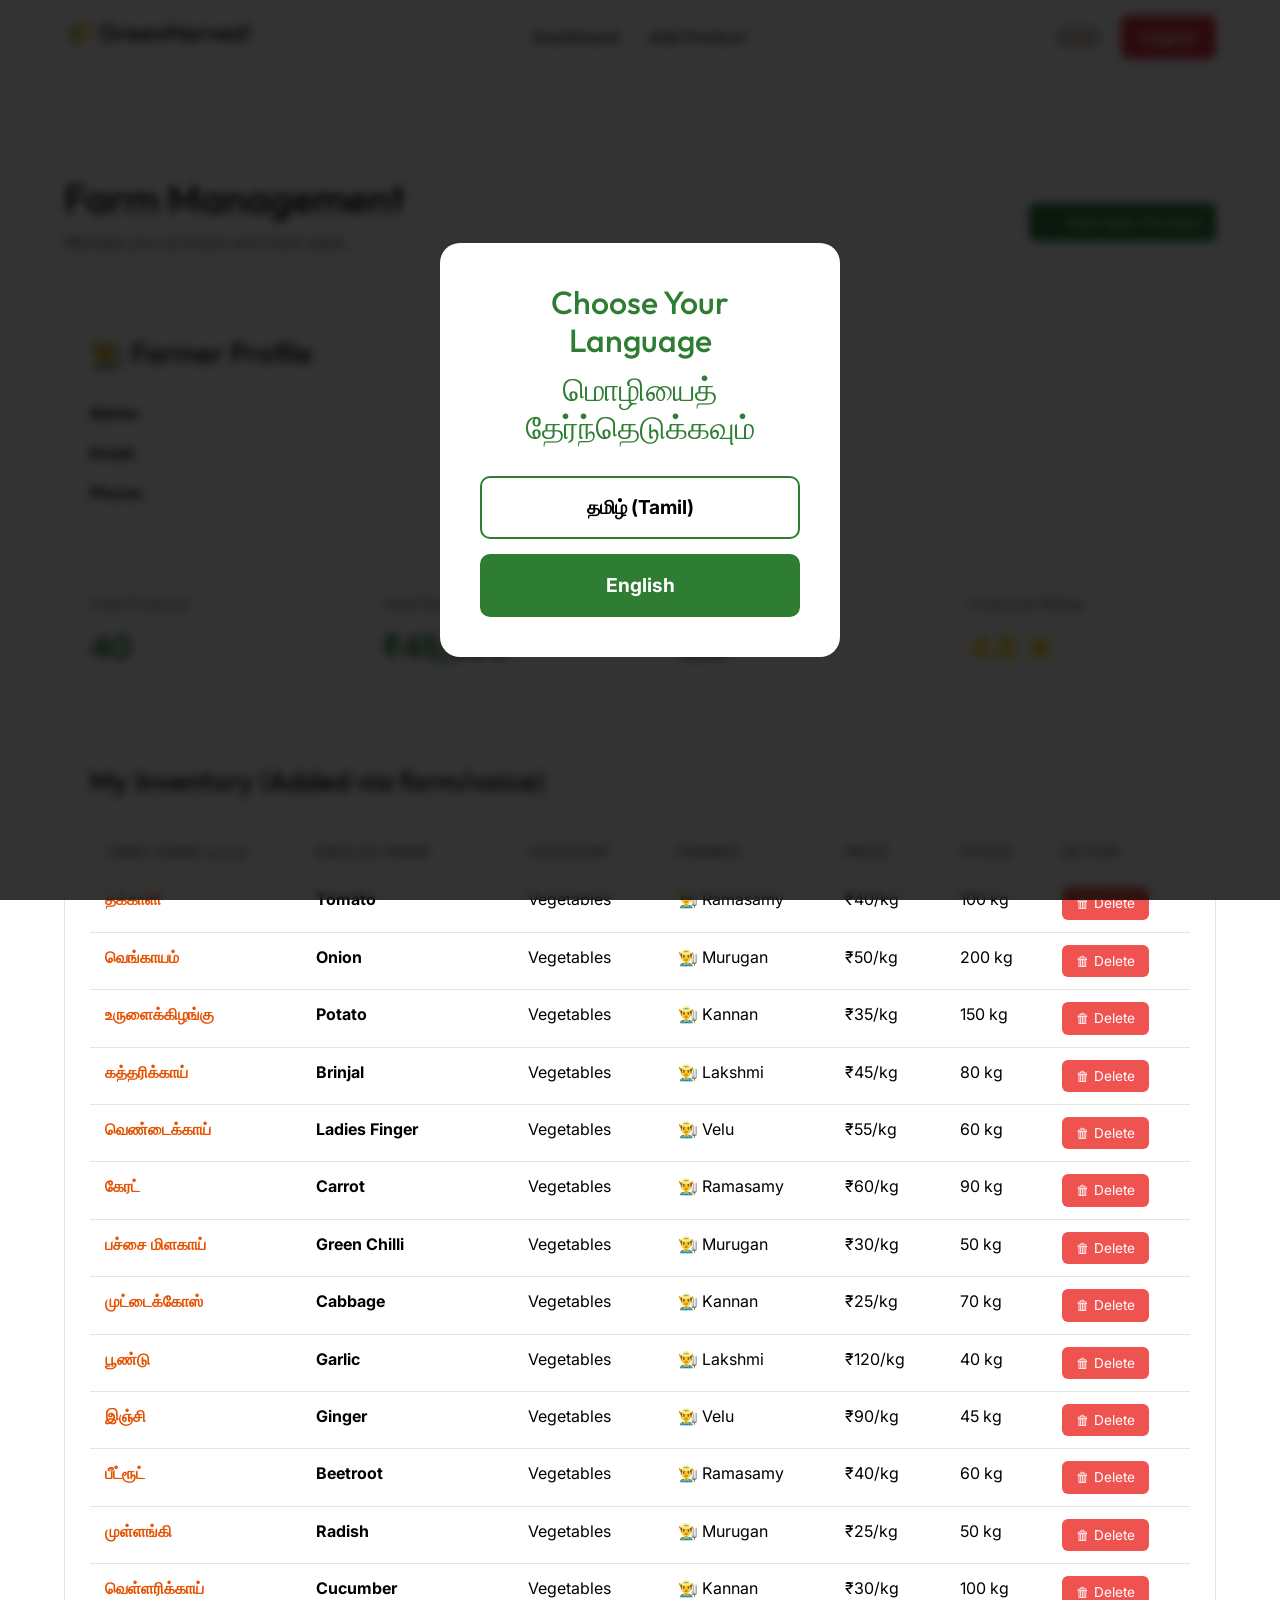
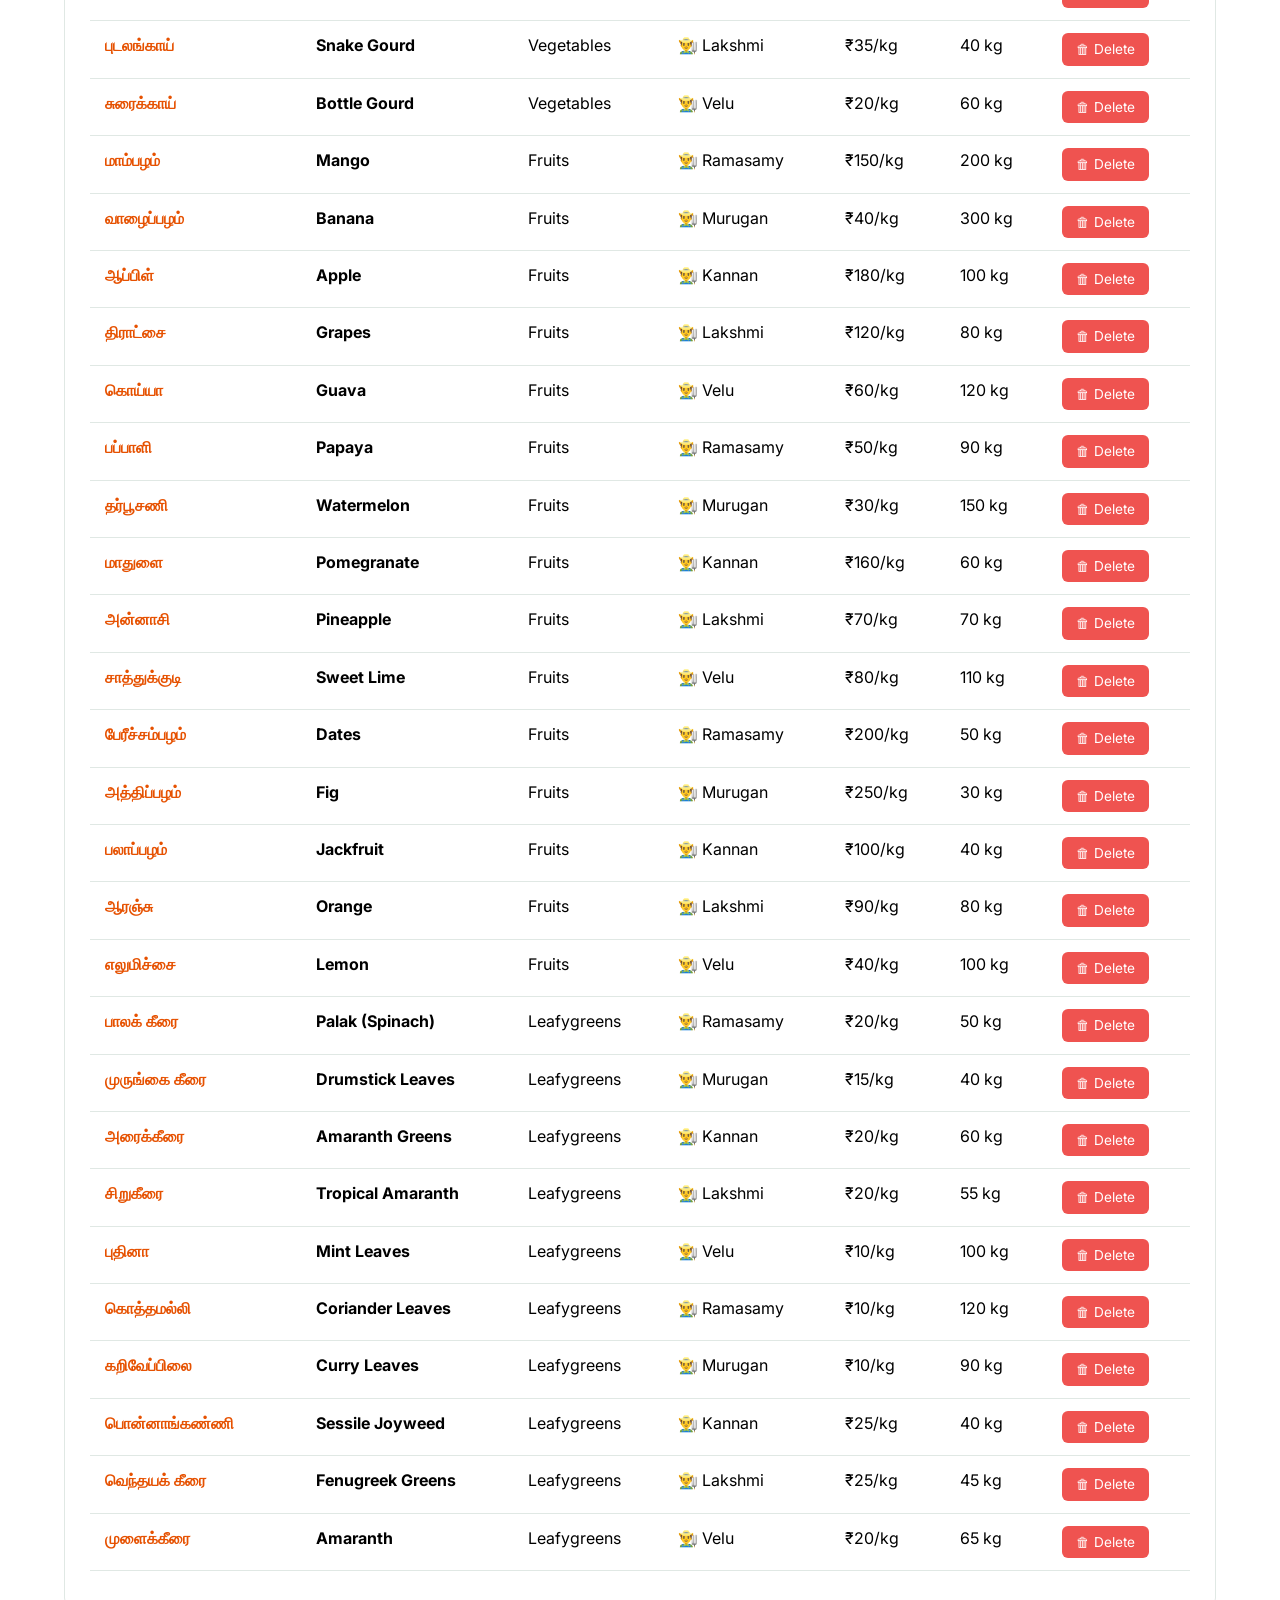
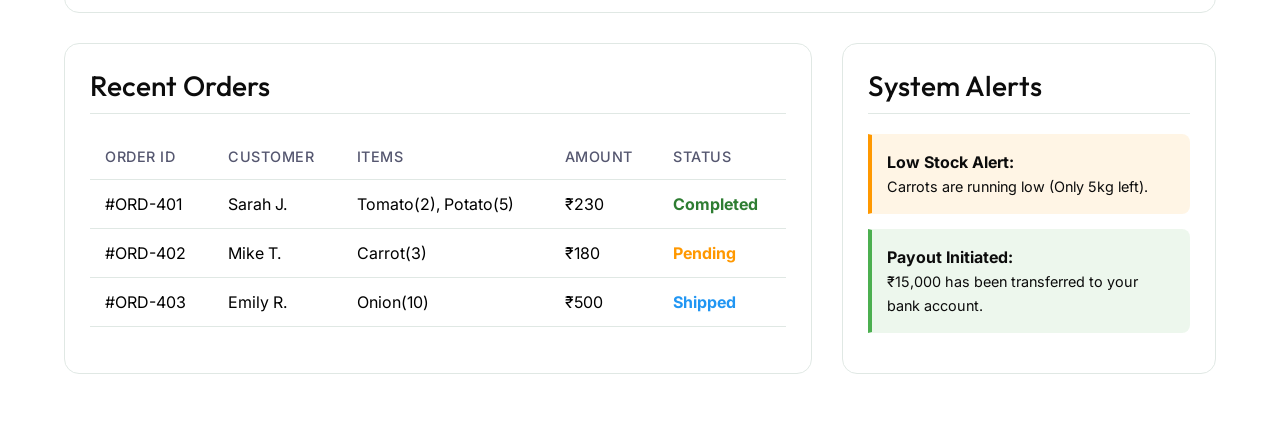
<file: vm/farmer-dashboard.html>
<!DOCTYPE html>
<html lang="en">
<head>
  <meta charset="UTF-8">
  <meta name="viewport" content="width=device-width, initial-scale=1.0">
  <title>Farmer Dashboard - GreenHarvest</title>
  <link rel="stylesheet" href="css/style.css">
  <link rel="stylesheet" href="css/animations.css">
  <link href="https://cdn.jsdelivr.net/npm/bootstrap@5.3.3/dist/css/bootstrap.min.css" rel="stylesheet">
  <style>
    .dashboard-container { padding: 100px 5% 50px; }
    .dash-header { display: flex; justify-content: space-between; align-items: center; margin-bottom: 40px; }
    
    .stats-grid { display: grid; grid-template-columns: repeat(4, 1fr); gap: 20px; margin-bottom: 40px; }
    .stat-card { background: var(--card-bg); padding: 25px; border-radius: 15px; border: 1px solid var(--border-color); }
    .stat-title { color: var(--text-light); font-size: 0.9rem; margin-bottom: 10px; }
    .stat-value { font-size: 2rem; font-weight: bold; color: var(--primary-color); }
    
    .dashboard-grid { display: grid; grid-template-columns: 2fr 1fr; gap: 30px; }
    
    .panel { background: var(--card-bg); border-radius: 15px; padding: 25px; border: 1px solid var(--border-color); }
    .panel h3 { margin-bottom: 20px; color: var(--text-color); border-bottom: 1px solid var(--border-color); padding-bottom: 10px; }
    
    .table { width: 100%; border-collapse: collapse; }
    .table th, .table td { padding: 12px 15px; text-align: left; border-bottom: 1px solid var(--border-color); }
    .table th { color: var(--text-light); font-weight: 500; }
    
    .alert { background: rgba(255, 152, 0, 0.1); border-left: 4px solid #ff9800; padding: 15px; margin-bottom: 15px; border-radius: 0 8px 8px 0; }
    
    @media (max-width: 992px) {
      .stats-grid { grid-template-columns: repeat(2, 1fr); }
      .dashboard-grid { grid-template-columns: 1fr; }
    }
    .navbar{
  display:flex;
  justify-content:space-between;
  align-items:center;
  padding:15px 5%;
  flex-wrap:wrap;
}

/* RIGHT SIDE (Login + ☰ + 🌙) */
.nav-right{
  display:flex;
  align-items:center;
  gap:10px;
}

/* MENU DESKTOP */
.nav-links{
  display:flex;
  gap:25px;
  list-style:none;
}

/* HAMBURGER */
.menu-toggle{
  display:none;
  font-size:28px;
  cursor:pointer;
}

/* 📱 MOBILE */
@media(max-width:768px){

  .menu-toggle{
    display:block;
  }

  /* TOP BAR ALIGNMENT */
  .navbar{
    justify-content:space-between;
  }

  /* HIDDEN MENU */
  .nav-links{
    display:none;
    flex-direction:column;
    position:absolute;
    top:70px;
    left:0;
    right:0;
    background:white;
    padding:15px;
    text-align:center;
    box-shadow:0 5px 15px rgba(0,0,0,0.1);
  }

  .nav-links.active{
    display:flex;
  }
}

/* 📱 320px–480px */
@media(max-width:480px){
  .nav-brand h2{
    font-size:18px;
  }

  .btn{
    padding:6px 10px;
    font-size:12px;
  }
}

/* 📱 481px–768px */
@media(min-width:481px) and (max-width:768px){
  .nav-brand h2{
    font-size:20px;
  }
}

/* 💻 769px–992px */
@media(min-width:769px) and (max-width:992px){
  .nav-brand h2{
    font-size:22px;
  }
}

/* 🖥️ 993px+ */
@media(min-width:993px){
  .nav-brand h2{
    font-size:24px;
  }
}
/* ===== THEME VARIABLES ===== */
:root {
  --bg-color: #ffffff;
  --text-color: #0c0c0c;
  --nav-bg: rgba(255, 255, 255, 0.8);
  --primary-color: #2e7d32;
}

/* DARK MODE */
body.dark {
  --bg-color: #121212;
  --text-color: #1cdf57;
  --nav-bg: rgba(20, 20, 20, 0.9);
  --primary-color: #66bb6a;
}

/* APPLY VARIABLES */
body {
  background: var(--bg-color);
  color: var(--text-color);
  transition: 0.3s ease;
}

/* NAVBAR */
.navbar.glass {
  background: var(--nav-bg);
  backdrop-filter: blur(10px);
  transition: 0.3s ease;
}

.nav-links a {
  color: var(--text-color);
   text-decoration: none;
    color: inherit;
  transition: 0.3s;
}

.nav-links a:hover {
  color: var(--primary-color);
}

/* BUTTON */
.btn-primary {
  background: var(--primary-color);
  color: white;
}.switch {
  display: flex;
  align-items: center;
  cursor: pointer;
}

.switch input {
  display: none;
}

.slider {
  width: 45px;
  height: 22px;
  background: #cccccc;
  border-radius: 50px;
  position: relative;
  display: flex;
  align-items: center;
  justify-content: center;
  font-size: 12px;
}

.switch input:checked + .slider {
  background: var(--primary-color);
}
.navbar {
    display: flex;
    align-items: center;
}

.logo {
    margin-right: auto;
}

.nav-links {
    display: flex;
    gap: 30px;
    margin: 0 auto;
}

.nav-right {
    margin-left: auto;
}.nav-links{
    position: absolute;
    left: 50%;
    transform: translateX(-50%);
    
    display: flex;
    gap: 30px;
    list-style: none;
}
/* Desktop */
.nav-links{
    display:flex;
    gap:30px;
    list-style:none;
}

/* Hide hamburger on desktop */
.menu-toggle{
    display:none;
}

/* Mobile */
@media (max-width:768px){

    .menu-toggle{
        display:block;
        font-size:28px;
        cursor:pointer;
    }

    .nav-links{
        display:none;
        position:absolute;
        top:70px;
        left:0;
        width:100%;
        background:white;
        flex-direction:column;
        text-align:center;
        padding:15px 0;
        box-shadow:0 5px 15px rgba(0,0,0,.1);
        z-index:999;
    }

    .nav-links.active{
        display:flex;
    }
}
@media (max-width:768px){

    .menu-toggle{
        display:block;
    }

    .nav-links{
        display:none;
        position:absolute;
        top:70px;
        left:0;
        transform:none;
        width:100%;
        flex-direction:column;
        background:white;
        text-align:center;
        padding:15px 0;
    }

    .nav-links.active{
        display:flex;
    }
}
.nav-icons{
    display:flex;
    align-items:center;
    gap:25px;
}

.theme-toggle{
    width:55px;
    height:30px;
    border-radius:50px;
    background:#cfcfcf;
    display:flex;
    align-items:center;
    justify-content:center;
}

.theme-toggle i{
    font-size:30px; /* Moon size */
    color:#f5b301;
}

.cart-icon{
    font-size:28px; /* Cart size */
    color:#2e7d32;
}
.logout-btn{
    display:inline-block;
    text-decoration:none;
    background:#dc3545;
    color:white;
    padding:10px 20px;
    border-radius:8px;
    font-weight:600;
    transition:0.3s;
}

.logout-btn:hover{
    background:#c82333;
    color:white;
}
.navbar{
    display:flex;
    align-items:center;
    justify-content:space-between;
    padding:12px 25px;
    width:100%;
}

.nav-brand{
    flex:1;
}

.nav-links{
    flex:1;
    display:flex;
    justify-content:center;
    align-items:center;
    gap:30px;
    list-style:none;
    margin:0;
    padding:0;
}

.nav-links a{
    text-decoration:none;
    color:#333;
    font-weight:600;
}

.nav-actions{
    flex:1;
    display:flex;
    justify-content:flex-end;
    align-items:center;
    gap:15px;
}
/* Desktop */
.menu-toggle{
    display:none;
}

@media (max-width:768px){

    .navbar{
        display:flex;
        align-items:center;
        justify-content:space-between;
        padding:10px 15px;
        position:relative;
    }

    .nav-brand h2{
        font-size:18px;
        margin:0;
    }

    .menu-toggle{
        display:block;
        font-size:28px;
        cursor:pointer;
    }

    .nav-links{
        display:none;
        flex-direction:column;
        position:absolute;
        top:60px;
        left:0;
        width:100%;
        background:#fff;
        padding:15px 0;
        list-style:none;
        text-align:center;
        box-shadow:0 5px 10px rgba(0,0,0,.1);
        z-index:999;
    }

    .nav-links.active{
        display:flex;
    }

    .nav-actions{
        display:flex;
        gap:8px;
        align-items:center;
    }

    .logout-btn{
        padding:6px 12px;
        font-size:13px;
    }
}

  </style>
</head>
<body>


  <!-- Navbar -->
<nav class="navbar glass">

  <div class="nav-brand">
   
    <h2><span>🌾</span> GreenHarvest</h2>
</div>
  

  <div class="menu-toggle" id="menuToggle">☰</div>

  <ul class="nav-links" id="navLinks">
    <li><a href="farmer-dashboard.html">Dashboard</a></li>
    <li><a href="add-product.html">Add Product</a></li>
  </ul>

  <div class="nav-actions">
    <label class="switch">
      <input type="checkbox" id="theme-toggle">
      <span class="slider">🌙</span>
    </label>
     <a href="#" onclick="logout()" class="logout-btn">
    Logout
</a>
  </div>

</nav>

  <div class="dashboard-container animate-fade-in">
    <div class="dash-header">
      <div>
        <h1>Farm Management</h1>
        <p style="color: var(--text-light); margin-top: 5px;">Manage your produce and track sales.</p>
      </div>
      <a href="add-product.html" class="btn btn-primary">➕ Add New Product</a>
    </div>
<div class="panel" style="margin-bottom:20px;">
  <h3>👨‍🌾 Farmer Profile</h3>
  <p><b>Name:</b> <span id="farmerName"></span></p>
  <p><b>Email:</b> <span id="farmerEmail"></span></p>
  <p><b>Phone:</b> <span id="farmerPhone"></span></p>
</div>
    <div class="stats-grid">
      <div class="stat-card">
        <div class="stat-title">Total Products</div>
        <div class="stat-value">24</div>
      </div>
      <div class="stat-card">
        <div class="stat-title">Total Revenue</div>
        <div class="stat-value">₹45,200</div>
      </div>
      <div class="stat-card">
        <div class="stat-title">Orders Received</div>
        <div class="stat-value">128</div>
      </div>
      <div class="stat-card">
        <div class="stat-title">Customer Rating</div>
        <div class="stat-value" style="color: gold">4.8 ★</div>
      </div>
    </div>

    <div class="dashboard-grid">
      <div class="panel" style="grid-column: 1 / -1; margin-bottom: 0px;">
        <h3>My Inventory (Added via form/voice)</h3>
        <table class="table" id="inventoryTable">
          <thead>
            <tr>
              <th>Tamil Name (தமிழ்)</th>
              <th>English Name</th>
              <th>Category</th>
              <th>Farmer</th>
              <th>Price</th>
              <th>Stock</th>
              <th>Action</th>
            </tr>
          </thead>
          <tbody id="inventoryBody">
            <!-- Populated via JS -->
          </tbody>
        </table>
      </div>

      <div class="panel">
        <h3>Recent Orders</h3>
        <table class="table">
          <thead>
            <tr>
              <th>Order ID</th>
              <th>Customer</th>
              <th>Items</th>
              <th>Amount</th>
              <th>Status</th>
            </tr>
          </thead>
          <tbody>
            <tr>
              <td>#ORD-401</td>
              <td>Sarah J.</td>
              <td>Tomato(2), Potato(5)</td>
              <td>₹230</td>
              <td><span style="color: var(--primary-color); font-weight:bold">Completed</span></td>
            </tr>
            <tr>
              <td>#ORD-402</td>
              <td>Mike T.</td>
              <td>Carrot(3)</td>
              <td>₹180</td>
              <td><span style="color: #ff9800; font-weight:bold">Pending</span></td>
            </tr>
            <tr>
              <td>#ORD-403</td>
              <td>Emily R.</td>
              <td>Onion(10)</td>
              <td>₹500</td>
              <td><span style="color: #2196f3; font-weight:bold">Shipped</span></td>
            </tr>
          </tbody>
        </table>
      </div>
      
      <div class="panel">
        <h3>System Alerts</h3>
        <div class="alert">
          <strong>Low Stock Alert:</strong><br>
          <span style="font-size:0.9rem">Carrots are running low (Only 5kg left).</span>
        </div>
        <div class="alert" style="background: rgba(76, 175, 80, 0.1); border-left-color: #4caf50;">
          <strong>Payout Initiated:</strong><br>
          <span style="font-size:0.9rem">₹15,000 has been transferred to your bank account.</span>
        </div>
      </div>
    </div>
  </div>

  <script src="js/darkmode.js"></script>
  <script src="js/script.js"></script>
  <script src="js/tamil-dictionary.js"></script>
  <script>
  // ==========================
// LOAD USER PROFILE
// ==========================
function loadUser() {
  const user = JSON.parse(localStorage.getItem("user"));

  if (!user) return;

  const nameEl = document.getElementById("farmerName");
  const emailEl = document.getElementById("farmerEmail");
  const phoneEl = document.getElementById("farmerPhone");

  if (nameEl) nameEl.textContent = "👨‍🌾 " + user.name;
  if (emailEl) emailEl.textContent = user.email;
  if (phoneEl) phoneEl.textContent = user.phone;
}

// ==========================
// RENDER INVENTORY TABLE
// ==========================
function renderInventory() {
  const products = JSON.parse(localStorage.getItem("farmer_products")) || [];
  const tbody = document.getElementById("inventoryBody");

  // update stat card (Total Products)
  const statCards = document.querySelectorAll(".stat-value");
  if (statCards.length > 0) {
    statCards[0].textContent = products.length;
  }

  if (!tbody) return;

  // empty state
  if (products.length === 0) {
    tbody.innerHTML = `
      <tr>
        <td colspan="7" style="text-align:center; padding:30px; color:var(--text-light)">
          No products added yet. 
          <a href="add-product.html" style="color:var(--primary-color); font-weight:600">
            Add your first product →
          </a>
        </td>
      </tr>
    `;
    return;
  }

  // build table rows
  tbody.innerHTML = products.map((p, idx) => {
    const tamilName = p.nameTamil || p.name || "—";
    const englishName = p.nameEnglish || p.name || "—";
    const farmer = p.farmer || "Local Farmer";

    return `
      <tr>
        <td><strong style="color:#e65100">${tamilName}</strong></td>
        <td><strong>${englishName}</strong></td>
        <td style="text-transform:capitalize">${p.category}</td>
        <td>👨‍🌾 ${farmer}</td>
        <td>₹${p.price}/kg</td>
        <td>${p.stock} kg</td>
        <td>
          <button onclick="deleteProduct(${idx})"
            style="background:#ef5350;color:white;border:none;
            padding:6px 14px;border-radius:6px;cursor:pointer;font-size:0.85rem;">
            🗑 Delete
          </button>
        </td>
      </tr>
    `;
  }).join("");
}

// ==========================
// DELETE PRODUCT
// ==========================
function deleteProduct(index) {
  if (!confirm("Are you sure you want to delete this product?")) return;

  let products = JSON.parse(localStorage.getItem("farmer_products")) || [];
  products.splice(index, 1);

  localStorage.setItem("farmer_products", JSON.stringify(products));
  renderInventory();
}

// ==========================
// LOGOUT
// ==========================
function logout() {
  localStorage.removeItem("user");
  window.location.href = "index.html";
}

// ==========================
// INIT ON PAGE LOAD
// ==========================
document.addEventListener("DOMContentLoaded", () => {
  renderInventory();
  loadUser();
});

// ==========================
// AUTO UPDATE (IMPORTANT)
// ==========================

// when returning from add-product page
window.addEventListener("pageshow", renderInventory);

// when localStorage changes (multi-tab support)
window.addEventListener("storage", renderInventory);

const menuToggle = document.getElementById("menuToggle");
const navLinks = document.getElementById("navLinks");

menuToggle.addEventListener("click", () => {
    navLinks.classList.toggle("active");
});

  </script>
  <script src="js/translations.js"></script>
  <script src="js/i18n.js"></script>
  <script src="js/Common UI Render Function.js"></script>
</body>
</html>
</file>
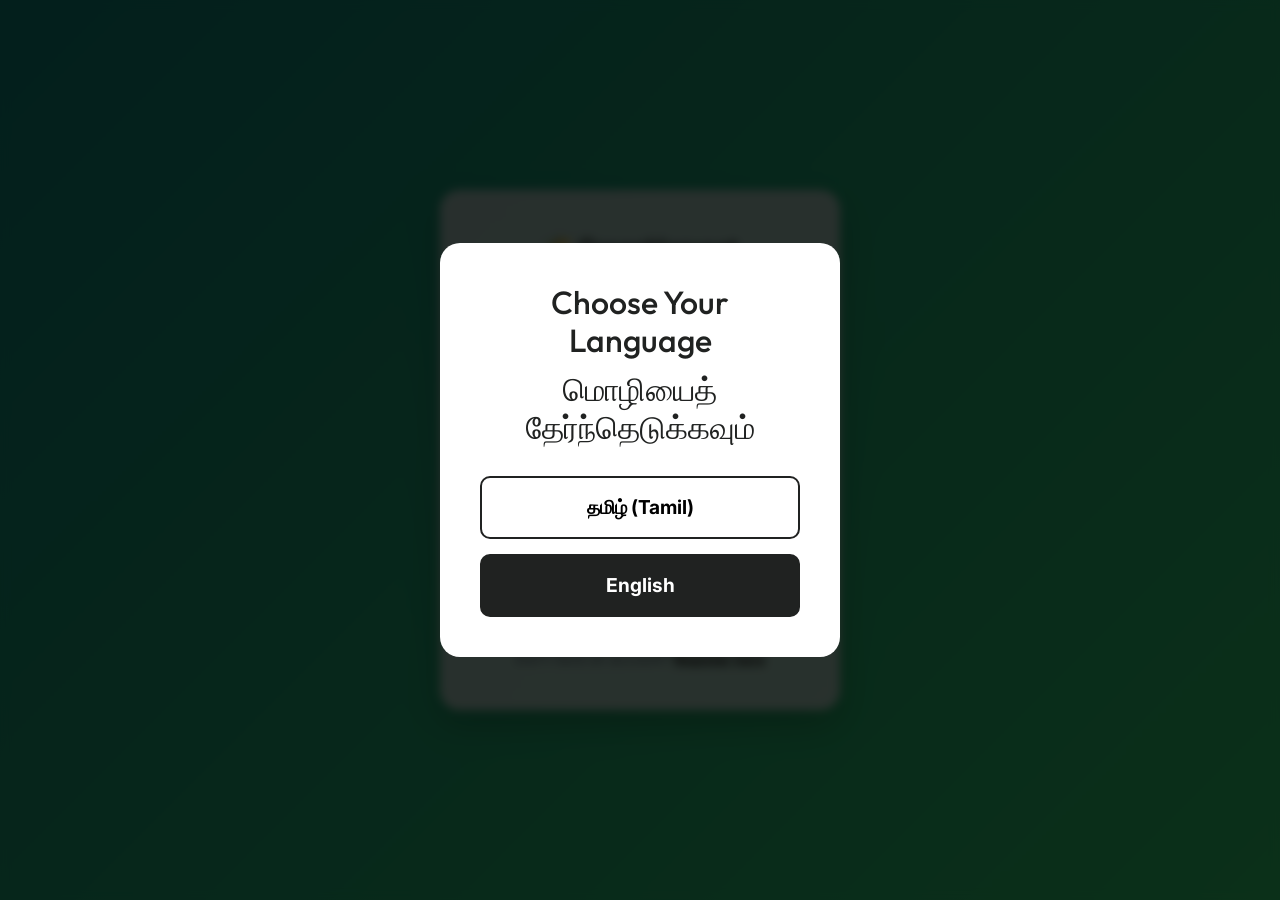
<file: vm/login.html>
<!DOCTYPE html>
<html lang="en">
<head>
  <meta charset="UTF-8">
  <meta name="viewport" content="width=device-width, initial-scale=1.0">
  <title>Login - GreenHarvest</title>
  <link rel="stylesheet" href="css/style.css">
  <link rel="stylesheet" href="css/login.css">
  <link rel="stylesheet" href="css/animations.css">
  <link href="https://cdn.jsdelivr.net/npm/bootstrap@5.3.3/dist/css/bootstrap.min.css" rel="stylesheet">
</head>
<body>
  
  <div class="auth-container">
    <div class="auth-box glass animate-slide-up">
      <a href="index.html" style="font-size:24px; color:var(--primary-color); text-decoration:none; display:block; margin-bottom:10px; font-weight:bold;">🌾 GreenHarvest</a>
      <h2>Welcome Back</h2>
      
      <form id="loginForm">
        <div class="input-group">
          <label for="email">Email Address</label>
          <input type="email" id="email" required placeholder="Enter your email">
        </div>
        
        <div class="input-group">
          <label for="password">Password</label>
          <input type="password" id="password" required placeholder="Enter your password">
        </div>
        
        <div class="auth-options">
          <label><input type="checkbox"> Remember me</label>
          <a href="#">Forgot password?</a>
        </div>
        
        <button type="submit" class="btn btn-primary btn-auth">Login</button>
      </form>
      
      <div class="auth-switch">
        Don't have an account? <a href="register.html">Register here</a>
      </div>
    </div>
  </div>

  <script src="js/darkmode.js"></script>
  <script src="js/login.js"></script>
  <script src="js/translations.js"></script>
  <script src="js/i18n.js"></script>
</body>
</html>
</file>
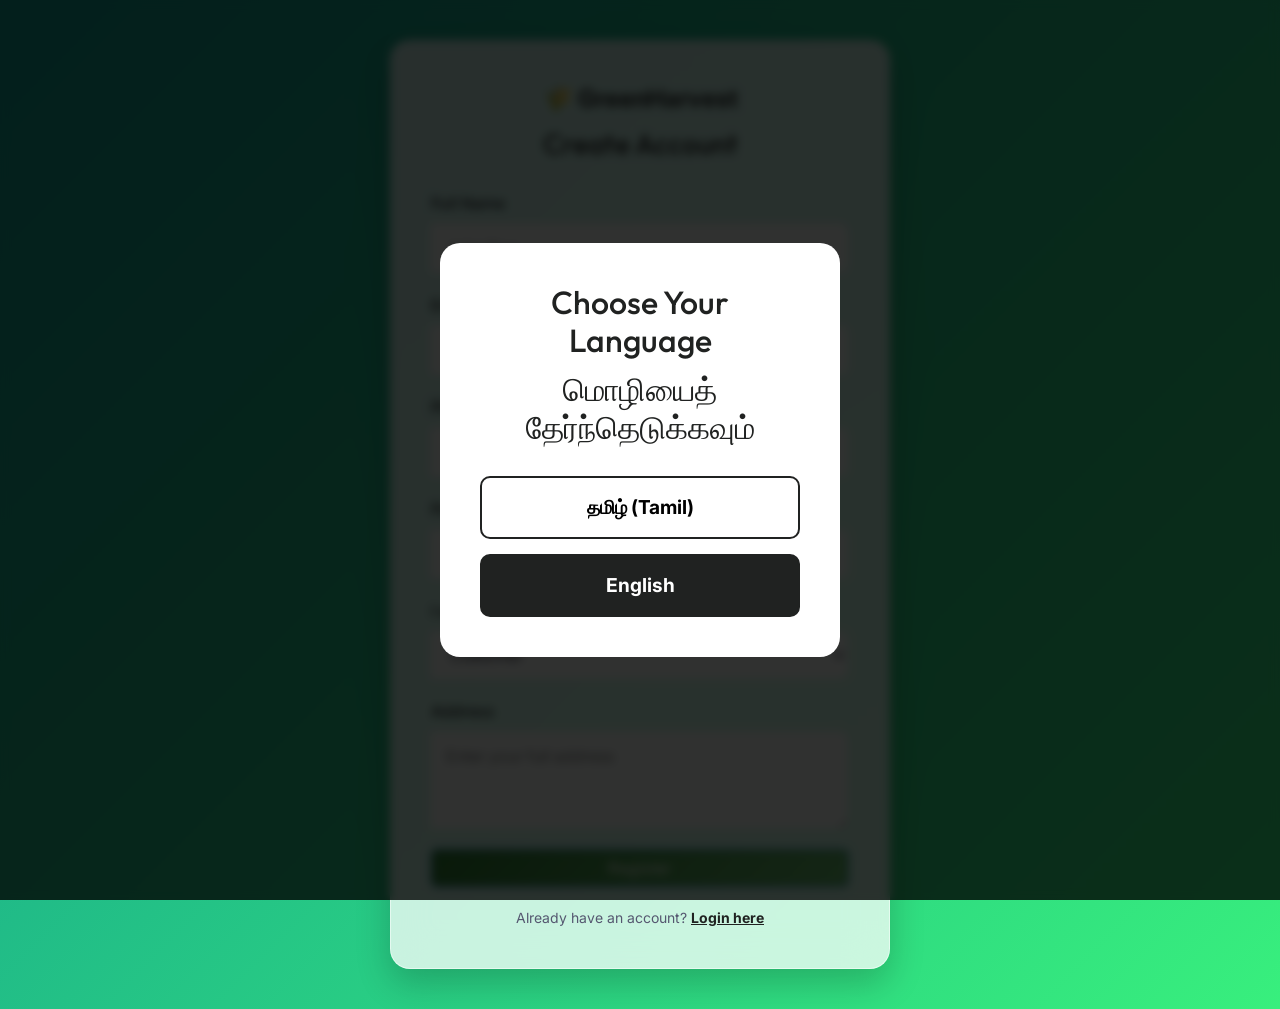
<file: vm/register.html>
<!DOCTYPE html>
<html lang="en">
<head>
  <meta charset="UTF-8">
  <meta name="viewport" content="width=device-width, initial-scale=1.0">
  <title>Register - GreenHarvest</title>
  <link rel="stylesheet" href="css/style.css">
  <link rel="stylesheet" href="css/login.css">
  <link rel="stylesheet" href="css/animations.css">
  <link href="https://cdn.jsdelivr.net/npm/bootstrap@5.3.3/dist/css/bootstrap.min.css" rel="stylesheet">
</head>
<body>
  
  <div class="auth-container" style="align-items: flex-start; padding: 40px 20px;">
    <div class="auth-box register-box glass animate-slide-up" style="margin: 0 auto;">
      <a href="index.html" style="font-size:24px; color:var(--primary-color); text-decoration:none; display:block; margin-bottom:10px; font-weight:bold;">🌾 GreenHarvest</a>
      <h2>Create Account</h2>
      
      <form id="registerForm">
        <div class="input-group">
          <label for="name">Full Name</label>
          <input type="text" id="name" required placeholder="John Doe">
        </div>
        
        <div class="input-group">
          <label for="email">Email Address</label>
          <input type="email" id="email" required placeholder="you@example.com">
        </div>
        
        <div class="input-group">
          <label for="phone">Phone Number</label>
          <input type="tel" id="phone" required placeholder="+1 234 567 8900">
        </div>
        
        <div style="display:flex; gap:15px;">
          <div class="input-group" style="flex:1;">
            <label for="password">Password</label>
            <input type="password" id="password" required placeholder="••••••••">
          </div>
          <div class="input-group" style="flex:1;">
            <label for="confirmPassword">Confirm</label>
            <input type="password" id="confirmPassword" required placeholder="••••••••">
          </div>
        </div>
        
        <div class="input-group">
          <label for="userType">I want to register as a:</label>
          <select id="userType" required>
            <option value="customer">Customer</option>
            <option value="farmer">Farmer</option>
          </select>
        </div>
        
        <div class="input-group">
          <label for="address">Address</label>
          <textarea id="address" rows="3" required placeholder="Enter your full address"></textarea>
        </div>
        
        <button type="submit" class="btn btn-primary btn-auth">Register</button>
      </form>
      
      <div class="auth-switch">
        Already have an account? <a href="login.html">Login here</a>
      </div>
    </div>
  </div>

  <script src="js/darkmode.js"></script>
  <script src="js/login.js"></script>
  <script src="js/translations.js"></script>
  <script src="js/i18n.js"></script>
</body>
</html>
</file>
<file: vm/css/style.css>
/* ----- BASE STYLES & VARIABLES ----- */
@import url('https://fonts.googleapis.com/css2?family=Inter:wght@300;400;500;600;700;800;900&family=Outfit:wght@400;500;600;700;800&display=swap');

:root {
  --primary-color: #202221;
  --primary-light: #66bb6a;
  --primary-dark: #1b5e20;
  --secondary-color: #4caf50;
  --accent-color: #ff9800;
  --accent-warm: #ff6b35;
  --accent-pink: #e91e63;
  --accent-purple: #9c27b0;
  --accent-teal: #009688;
  --gradient-primary: linear-gradient(135deg, #2e7d32, #66bb6a, #00c853);
  --gradient-warm: linear-gradient(135deg, #ff6b35, #ff9800, #ffc107);
  --gradient-hero: linear-gradient(135deg, #0f4c2d 0%, #1a6b3c 25%, #2e7d32 50%, #1a8a4a 75%, #0d6635 100%);
  --gradient-card: linear-gradient(145deg, rgba(255,255,255,0.9), rgba(255,255,255,0.6));
  --bg-color: #f0f5f1;
  --text-color: #1a1a2e;
  --text-light: #555770;
  --card-bg: #ffffff;
  --border-color: #e0e8e4;
  --glass-bg: rgba(255, 255, 255, 0.75);
  --glass-border: rgba(255, 255, 255, 0.5);
  --transition-speed: 0.3s;
  --shadow-sm: 0 2px 8px rgba(0,0,0,0.06);
  --shadow-md: 0 8px 30px rgba(0,0,0,0.08);
  --shadow-lg: 0 20px 60px rgba(0,0,0,0.12);
  --shadow-glow: 0 0 40px rgba(46,125,50,0.15);
  --radius-sm: 10px;
  --radius-md: 16px;
  --radius-lg: 24px;
  --radius-xl: 32px;
}

[data-theme="dark"] {
  --primary-color: #4caf50;
  --primary-light: #81c784;
  --primary-dark: #2e7d32;
  --secondary-color: #81c784;
  --gradient-primary: linear-gradient(135deg, #1b5e20, #4caf50, #00e676);
  --gradient-hero: linear-gradient(135deg, #0a2e1a 0%, #0f4c2d 25%, #1b5e20 50%, #0d6635 75%, #0a3d20 100%);
  --gradient-card: linear-gradient(145deg, rgba(30,30,30,0.9), rgba(30,30,30,0.6));
  --bg-color: #0a0f0b;
  --text-color: #06f035;
  --text-light: #9eaaa2;
  --card-bg: #151e17;
  --border-color: #253028;
  --glass-bg: rgba(20, 30, 22, 0.8);
  --glass-border: rgba(46, 125, 50, 0.2);
  --shadow-sm: 0 2px 8px rgba(0,0,0,0.2);
  --shadow-md: 0 8px 30px rgba(0,0,0,0.3);
  --shadow-lg: 0 20px 60px rgba(0,0,0,0.4);
  --shadow-glow: 0 0 40px rgba(76,175,80,0.1);
}

* {
  margin: 0;
  padding: 0;
  box-sizing: border-box;
  font-family: 'Inter', 'Segoe UI', Tahoma, Geneva, Verdana, sans-serif;
}

body {
  background-color: var(--bg-color);
  color: var(--text-color);
  transition: background-color var(--transition-speed), color var(--transition-speed);
  overflow-x: hidden;
}

h1, h2, h3, h4, h5, h6 {
  font-family: 'Outfit', 'Inter', sans-serif;
}

a {
  text-decoration: none;
  color: inherit;
}

ul {
  list-style: none;
}

/* ----- UTILITIES & GLASSMORPHISM ----- */
.glass {
  background: var(--glass-bg);
  backdrop-filter: blur(20px);
  -webkit-backdrop-filter: blur(20px);
  border: 1px solid var(--glass-border);
}

.btn {
  padding: 12px 28px;
  border-radius: var(--radius-sm);
  border: none;
  cursor: pointer;
  font-weight: 600;
  font-family: 'Inter', sans-serif;
  letter-spacing: 0.3px;
  transition: transform var(--transition-speed), box-shadow var(--transition-speed), background var(--transition-speed);
}
.btn:hover {
  transform: translateY(-3px);
  box-shadow: 0 8px 25px rgba(0,0,0,0.15);
}
.btn:active {
  transform: translateY(-1px);
}

.btn-primary {
  background: var(--gradient-primary);
  background-size: 200% 200%;
  color: white;
  animation: gradientShift 4s ease infinite;
}
.btn-primary:hover {
  box-shadow: 0 8px 25px rgba(46, 125, 50, 0.35);
}

.btn-outline {
  background-color: transparent;
  border: 2px solid var(--primary-color);
  color: var(--primary-color);
}

/* ----- DARK MODE TOGGLE ----- */
.switch {
  position: relative;
  display: inline-block;
  width: 50px;
  height: 26px;
}
.switch input { opacity: 0; width: 0; height: 0; }
.slider {
  position: absolute;
  cursor: pointer;
  inset: 0;
  background: #ccc;
  border-radius: 34px;
  transition: 0.4s;
  display: flex;
  align-items: center;
  justify-content: flex-start;
  padding-left: 5px;
  font-size: 14px;
}
.switch input:checked + .slider {
  background: var(--primary-color);
  justify-content: flex-end;
  padding-right: 5px;
  padding-left: 0;
}

/* ----- NAVBAR ----- */

/* ----- FOOTER ----- */
footer {
  background: var(--card-bg);
  border-top: 1px solid var(--border-color);
  padding: 60px 5% 30px;
  margin-top: 0;
  position: relative;
}
footer::before {
  content: '';
  position: absolute;
  top: 0;
  left: 0;
  right: 0;
  height: 3px;
  background: var(--gradient-primary);
}
.footer-content {
  display: grid;
  grid-template-columns: repeat(auto-fit, minmax(200px, 1fr));
  gap: 30px;
}
.footer-col h4 {
  margin-bottom: 18px;
  color: var(--primary-color);
  font-family: 'Outfit', sans-serif;
  font-weight: 600;
  font-size: 1.15rem;
}
.footer-col ul li {
  margin-bottom: 12px;
  color: var(--text-light);
  cursor: pointer;
  transition: color var(--transition-speed), padding-left var(--transition-speed);
}
.footer-col ul li:hover {
  color: var(--primary-color);
  padding-left: 5px;
}
.copyright {
  text-align: center;
  margin-top: 40px;
  padding-top: 20px;
  border-top: 1px solid var(--border-color);
  color: var(--text-light);
  font-size: 0.9rem;
}

/* ----- PRODUCT TABLES (shared) ----- */
.table {
  width: 100%;
  border-collapse: collapse;
}
.table th, .table td {
  padding: 12px 15px;
  text-align: left;
  border-bottom: 1px solid var(--border-color);
}
.table th {
  font-weight: 600;
  color: var(--primary-color);
  font-size: 0.9rem;
  text-transform: uppercase;
  letter-spacing: 0.5px;
}
.table tr:hover {
  background: rgba(46,125,50,0.04);
}
</file>
<file: vm/css/animations.css>
/* ----- KEYFRAME ANIMATIONS ----- */

.animate-fade-in {
  animation: fadeIn 0.8s ease-out forwards;
}

.animate-slide-up {
  animation: slideUp 0.8s ease-out forwards;
}

.animate-slide-left {
  animation: slideLeft 0.5s ease-out forwards;
}

@keyframes fadeIn {
  from { opacity: 0; }
  to { opacity: 1; }
}

@keyframes slideUp {
  from {
    opacity: 0;
    transform: translateY(40px);
  }
  to {
    opacity: 1;
    transform: translateY(0);
  }
}

@keyframes slideLeft {
  from {
    opacity: 0;
    transform: translateX(40px);
  }
  to {
    opacity: 1;
    transform: translateX(0);
  }
}

/* Hover Zoom */
.hover-zoom {
  transition: transform 0.4s ease;
}
.hover-zoom:hover {
  transform: scale(1.05);
}

/* Float Animation */
.float {
  animation: floating 3s ease-in-out infinite;
}

@keyframes floating {
  0% { transform: translateY(0px); }
  50% { transform: translateY(-10px); }
  100% { transform: translateY(0px); }
}

/* Glow Animation */
.glow {
  animation: glowing 2s infinite;
}

@keyframes glowing {
  0% { box-shadow: 0 0 5px var(--primary-color); }
  50% { box-shadow: 0 0 20px var(--primary-color); }
  100% { box-shadow: 0 0 5px var(--primary-color); }
}

/* ===== NEW PREMIUM ANIMATIONS ===== */

/* Gradient Background Shift */
@keyframes gradientShift {
  0% { background-position: 0% 50%; }
  50% { background-position: 100% 50%; }
  100% { background-position: 0% 50%; }
}

/* Pulse Ring */
@keyframes pulseRing {
  0% { transform: scale(1); opacity: 1; }
  100% { transform: scale(1.5); opacity: 0; }
}

/* Rotate */
@keyframes rotate360 {
  from { transform: rotate(0deg); }
  to { transform: rotate(360deg); }
}

/* Shimmer Sweep */
@keyframes shimmer {
  0% { transform: translateX(-100%); }
  100% { transform: translateX(100%); }
}

/* Bounce In */
@keyframes bounceIn {
  0% { opacity: 0; transform: scale(0.3); }
  50% { opacity: 1; transform: scale(1.05); }
  70% { transform: scale(0.9); }
  100% { transform: scale(1); }
}

.animate-bounce-in {
  animation: bounceIn 0.8s cubic-bezier(0.68, -0.55, 0.265, 1.55) forwards;
}

/* Scale In */
@keyframes scaleIn {
  from { opacity: 0; transform: scale(0.8); }
  to { opacity: 1; transform: scale(1); }
}

.animate-scale-in {
  animation: scaleIn 0.6s ease-out forwards;
}

/* Wiggle */
@keyframes wiggle {
  0%, 100% { transform: rotate(0); }
  25% { transform: rotate(-5deg); }
  75% { transform: rotate(5deg); }
}

/* Particle Float (for decorative elements) */
@keyframes particleFloat {
  0%, 100% {
    transform: translate(0, 0) rotate(0deg);
    opacity: 0.7;
  }
  25% {
    transform: translate(30px, -50px) rotate(90deg);
    opacity: 1;
  }
  50% {
    transform: translate(-20px, -100px) rotate(180deg);
    opacity: 0.5;
  }
  75% {
    transform: translate(50px, -60px) rotate(270deg);
    opacity: 0.8;
  }
}

/* Slide In from Bottom with stagger support */
@keyframes slideInUp {
  from {
    opacity: 0;
    transform: translateY(60px);
  }
  to {
    opacity: 1;
    transform: translateY(0);
  }
}

/* Typewriter Cursor Blink */
@keyframes blink {
  0%, 100% { opacity: 1; }
  50% { opacity: 0; }
}

/* Counter Roll */
@keyframes countUp {
  from { opacity: 0; transform: translateY(20px); }
  to { opacity: 1; transform: translateY(0); }
}

/* Mic Pulse (for voice) */
@keyframes pulse {
  0% { box-shadow: 0 0 0 0 rgba(255, 0, 0, 0.5); }
  70% { box-shadow: 0 0 0 15px rgba(255, 0, 0, 0); }
  100% { box-shadow: 0 0 0 0 rgba(255, 0, 0, 0); }
}

/* Scroll-triggered reveal (used via JS IntersectionObserver) */
.reveal {
  opacity: 0;
  transform: translateY(40px);
  transition: opacity 0.8s ease, transform 0.8s ease;
}

.reveal.visible {
  opacity: 1;
  transform: translateY(0);
}

/* Stagger children */
.stagger-children > * {
  opacity: 0;
  transform: translateY(30px);
  transition: opacity 0.5s ease, transform 0.5s ease;
}

.stagger-children.visible > *:nth-child(1) { transition-delay: 0.1s; opacity: 1; transform: none; }
.stagger-children.visible > *:nth-child(2) { transition-delay: 0.2s; opacity: 1; transform: none; }
.stagger-children.visible > *:nth-child(3) { transition-delay: 0.3s; opacity: 1; transform: none; }
.stagger-children.visible > *:nth-child(4) { transition-delay: 0.4s; opacity: 1; transform: none; }
.stagger-children.visible > *:nth-child(5) { transition-delay: 0.5s; opacity: 1; transform: none; }
.stagger-children.visible > *:nth-child(6) { transition-delay: 0.6s; opacity: 1; transform: none; }
</file>
<file: vm/css/login.css>
.auth-container {
  min-height: 100vh;
  display: flex;
  align-items: center;
  justify-content: center;
  background: linear-gradient(135deg, #11998e 0%, #38ef7d 100%);
  padding: 20px;
}

.auth-box {
  width: 100%;
  max-width: 400px;
  padding: 40px;
  border-radius: 20px;
  box-shadow: 0 15px 35px rgba(0,0,0,0.2);
  text-align: center;
}
.register-box {
  max-width: 500px;
}

.auth-box h2 {
  color: var(--primary-color);
  margin-bottom: 30px;
  font-size: 28px;
}

.input-group {
  margin-bottom: 20px;
  text-align: left;
}

.input-group label {
  display: block;
  margin-bottom: 8px;
  font-weight: 500;
}

.input-group input, .input-group select, .input-group textarea {
  width: 100%;
  padding: 12px 15px;
  border: 1px solid var(--border-color);
  border-radius: 8px;
  background-color: var(--bg-color);
  color: var(--text-color);
  outline: none;
  transition: border-color var(--transition-speed), box-shadow var(--transition-speed);
}

.input-group input:focus, .input-group select:focus, .input-group textarea:focus {
  border-color: var(--primary-color);
  box-shadow: 0 0 0 3px rgba(46, 125, 50, 0.2);
}

.auth-options {
  display: flex;
  justify-content: space-between;
  margin-bottom: 25px;
  font-size: 14px;
}

.auth-options a {
  color: var(--primary-color);
}
.auth-options a:hover {
  text-decoration: underline;
}

.btn-auth {
  width: 100%;
  padding: 12px;
  font-size: 16px;
  margin-bottom: 20px;
}

.auth-switch {
  font-size: 14px;
  color: var(--text-light);
}

.auth-switch a {
  color: var(--primary-color);
  font-weight: bold;
}
</file>
